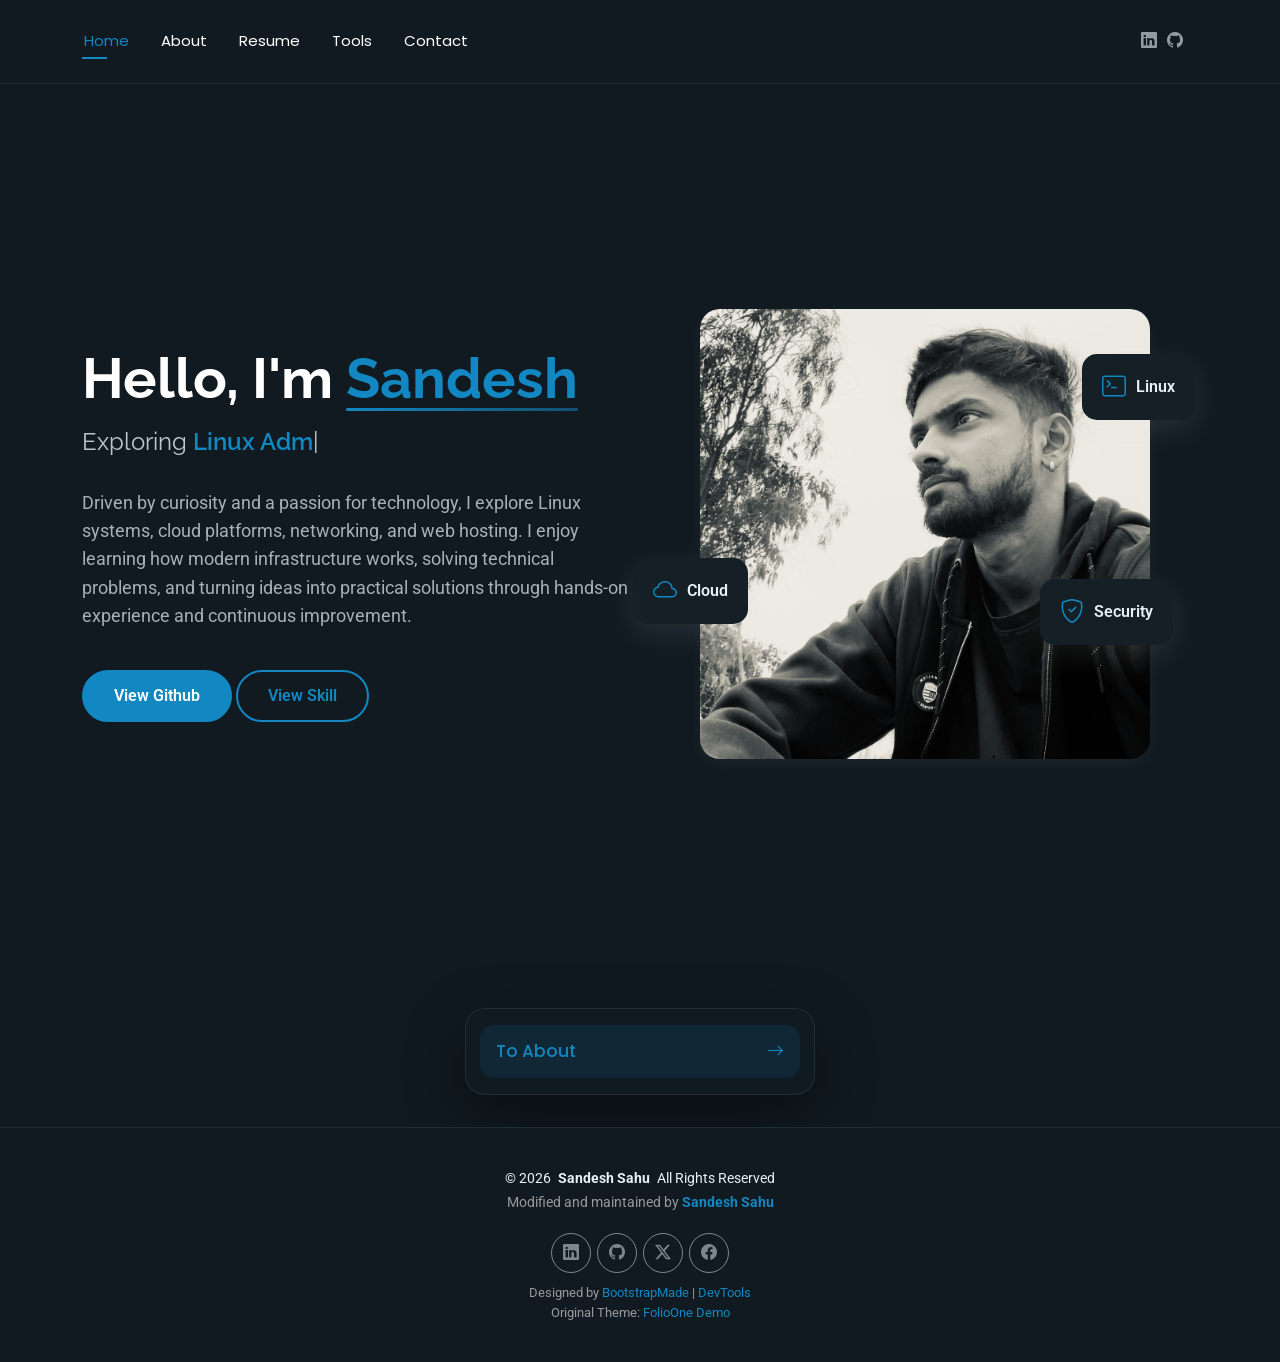
<file: index.html>
<!DOCTYPE html>
<html lang="en">

<head>
  <meta charset="utf-8">
  <meta content="width=device-width, initial-scale=1.0" name="viewport">
  <title>Sandesh Sahu</title>
  <meta name="description" content="">
  <meta name="keywords" content="">
  
<!-- Google tag (gtag.js) -->
  <script async src="https://www.googletagmanager.com/gtag/js?id=G-6FR4QZ9K58"></script>
  <script>
    window.dataLayer = window.dataLayer || [];
    function gtag(){dataLayer.push(arguments);}
    gtag('js', new Date());

    gtag('config', 'G-6FR4QZ9K58');
  </script>

  <!-- Favicons -->
  <link href="assets/img/favicon.png" rel="icon">
  <link href="assets/img/apple-touch-icon.png" rel="apple-touch-icon">

  <!-- Fonts -->
  <link href="https://fonts.googleapis.com" rel="preconnect">
  <link href="https://fonts.gstatic.com" rel="preconnect" crossorigin>
  <link href="https://fonts.googleapis.com/css2?family=Roboto:ital,wght@0,100;0,300;0,400;0,500;0,700;0,900;1,100;1,300;1,400;1,500;1,700;1,900&family=Poppins:ital,wght@0,100;0,200;0,300;0,400;0,500;0,600;0,700;0,800;0,900;1,100;1,200;1,300;1,400;1,500;1,600;1,700;1,800;1,900&family=Raleway:ital,wght@0,100;0,200;0,300;0,400;0,500;0,600;0,700;0,800;0,900;1,100;1,200;1,300;1,400;1,500;1,600;1,700;1,800;1,900&display=swap" rel="stylesheet">

  <!-- Vendor CSS Files -->
  <link href="assets/vendor/bootstrap/css/bootstrap.min.css" rel="stylesheet">
  <link href="assets/vendor/bootstrap-icons/bootstrap-icons.css" rel="stylesheet">
  <link href="assets/vendor/aos/aos.css" rel="stylesheet">
  <link href="assets/vendor/swiper/swiper-bundle.min.css" rel="stylesheet">
  <link href="assets/vendor/glightbox/css/glightbox.min.css" rel="stylesheet">

  <!-- Main CSS File -->
  <link href="assets/css/main.css" rel="stylesheet">

</head>

<body class="index-page">

<!-- contact model -->
<div class="modal fade" id="contactModal" tabindex="-1" aria-hidden="true">
  <div class="modal-dialog modal-dialog-centered">
    <div class="modal-content bg-dark text-light border-secondary">
      
      <div class="modal-header border-secondary">
        <h5 class="modal-title">Get In Touch</h5>
        <button type="button" class="btn-close btn-close-white" data-bs-dismiss="modal"></button>
      </div>
      
      <div class="modal-body">
          <p class="mb-4">
                 If you would like to discuss about job opportunities or simply connect, feel free to reach out through the contact information below
          </p>
        
        <div class="d-grid gap-2">
          
          <div class="d-flex gap-2">
            <a href="mailto:contact@sandesh-op.com" class="btn btn-primary d-flex align-items-center justify-content-center" style="width: 80%;">
                <i class="bi bi-envelope me-2"></i>Email Me
            </a>
                <button onclick="copyEmailToClipboard()" class="btn btn-outline-light d-flex align-items-center justify-content-center" id="copyEmailBtn" style="width: 20%;" aria-label="Copy Email">
                  <i class="bi bi-copy fs-5"></i>
                </button>
          </div>
            <a href="https://www.linkedin.com/in/sandesh-sahu" target="_blank" class="btn btn-outline-light">
                  <i class="bi bi-linkedin me-2"></i>LinkedIn
            </a>
            <a href="https://github.com/sandeshsahu1" target="_blank" class="btn btn-outline-light">
                  <i class="bi bi-github me-2"></i>GitHub
            </a>
        </div>
      </div>
    </div>
  </div>
</div>
<!-- contact model-->

  <header id="header" class="header d-flex align-items-center light-background sticky-top">
    <div class="container position-relative d-flex align-items-center justify-content-between">

      <!-- <a href="index.html" class="logo d-flex align-items-center me-auto me-xl-0">
      <img src="assets/img/logo.webp" alt="">
      <h1 class="sitename">FolioOne</h1> 
    </a> -->

      <nav id="navmenu" class="navmenu">
        <ul>
          <li><a href="/" class="active">Home</a></li>
          <li><a href="/about">About</a></li>
          <li><a href="/resume">Resume</a></li>
          <li><a href="/tools">Tools</a></li>
          <!-- <li><a href="services.html">Services</a></li> -->
          <!-- <li><a href="portfolio.html">Portfolio</a></li> -->
          <!-- <li class="dropdown"><a href="#"><span>Dropdown</span> <i class="bi bi-chevron-down toggle-dropdown"></i></a>
            <ul>
              <li><a href="#">Dropdown 1</a></li>
              <li class="dropdown"><a href="#"><span>Deep Dropdown</span> <i class="bi bi-chevron-down toggle-dropdown"></i></a>
                <ul>
                  <li><a href="#">Deep Dropdown 1</a></li>
                  <li><a href="#">Deep Dropdown 2</a></li>
                  <li><a href="#">Deep Dropdown 3</a></li>
                  <li><a href="#">Deep Dropdown 4</a></li>
                  <li><a href="#">Deep Dropdown 5</a></li>
                </ul>
              </li>
              <li><a href="#">Dropdown 2</a></li>
              <li><a href="#">Dropdown 3</a></li>
              <li><a href="#">Dropdown 4</a></li>
            </ul>
          </li> -->
          <li>
             <a href="#" data-bs-toggle="modal" data-bs-target="#contactModal">Contact</a>
          </li>
        </ul>
        <i class="mobile-nav-toggle d-xl-none bi bi-list"></i>
      </nav>

      <div class="header-social-links">
        <a href="https://www.linkedin.com/in/sandesh-sahu"><i class="bi bi-linkedin"></i></a>
        <a href="https://github.com/sandeshsahu1"><i class="bi bi-github"></i></a>
      </div>

    </div>
  </header>

  <main class="main">

    <!-- Hero Section -->
    <section id="hero" class="hero section">

      <div class="container" data-aos="fade-up" data-aos-delay="100">

        <div class="row gy-4 align-items-center">
          <div class="col-lg-6 order-2 order-lg-1">
            <div class="hero-content">
              <h1 data-aos="fade-up" data-aos-delay="200">Hello, I'm <span class="highlight">Sandesh</span></h1>
              <h2 data-aos="fade-up" data-aos-delay="300">Exploring <span class="typed" data-typed-items="Linux Administration, Networking and Security, Cloud Computing, Server Management, Web Hosting, CI/CD Pipelines"></span></h2>
              <p data-aos="fade-up" data-aos-delay="400">Driven by curiosity and a passion for technology, I explore Linux systems, cloud platforms, networking, and web hosting. I enjoy learning how modern infrastructure works, solving technical problems, and turning ideas into practical solutions through hands-on experience and continuous improvement.</p>
              <div class="hero-actions" data-aos="fade-up" data-aos-delay="500">
                <a href="https://github.com/sandeshsahu1" class="btn btn-primary">View Github</a>
                <a href="resume.html#skill" class="btn btn-outline">View Skill</a>
             </div>
            </div>
          </div>
          <div class="col-lg-6 order-1 order-lg-2">
            <div class="hero-image" data-aos="zoom-in" data-aos-delay="300">
              <div class="image-wrapper">
                <img src="assets/img/profile/sandesh.jpg" alt="Sandesh Sahu" class="img-fluid">
                <div class="floating-elements">
                  <div class="floating-card linux" data-aos="fade-left" data-aos-delay="700">
                    <i class="bi bi-terminal"></i>
                    <span>Linux</span>
                  </div>
                  <div class="floating-card cloud" data-aos="fade-right" data-aos-delay="800">
                    <i class="bi bi-cloud"></i>
                    <span>Cloud</span>
                  </div>
                  <div class="floating-card security" data-aos="fade-up" data-aos-delay="900">
                    <i class="bi bi-shield-check"></i>
                    <span>Security</span>
                  </div>
                </div>
              </div>
            </div>
          </div>
        </div>

      </div>

    </section><!-- /Hero Section -->
    
    <div class="container" data-aos="fade-up" data-aos-delay="200">
      <div class="bottom-menu-box">
        
        <a href="/about" class="bottom-menu-item active">
          <span>To About</span>
          <i class="bi bi-arrow-right"></i>
        </a>

      </div>
    </div>

  </main>

  <footer id="footer" class="footer">

    <div class="container">
      <div class="copyright text-center ">
        <p>© <span>2026</span> <strong class="px-1">Sandesh Sahu</strong> <span>All Rights Reserved<br></span></p>
        <p class="mb-0 custom-credit">
            Modified and maintained by
            <a href="https://github.com/sandeshsahu1" target="_blank" rel="noopener noreferrer">
            <strong>Sandesh Sahu</strong>
            </a>
        </p>
      </div>
      <div class="social-links d-flex justify-content-center">
        <a href="https://www.linkedin.com/in/sandesh-sahu"><i class="bi bi-linkedin"></i></a>
        <a href="https://github.com/sandeshsahu1"><i class="bi bi-github"></i></a>
        <a href="https://x.com/sandeshsahuu"><i class="bi bi-twitter-x"></i></a>
        <a href="https://www.facebook.com/sandeshsahuu"><i class="bi bi-facebook"></i></a>
      </div>
      <div class="credits">
        <!-- All the links in the footer should remain intact. -->
        <!-- You can delete the links only if you've purchased the pro version. -->
        <!-- Licensing information: https://bootstrapmade.com/license/ -->
        <!-- Purchase the pro version with working PHP/AJAX contact form: [buy-url] -->
        Designed by <a href="https://bootstrapmade.com/">BootstrapMade</a> | <a href="https://bootstrapmade.com/tools/">DevTools</a><br>
        Original Theme: <a href="https://bootstrapmade.com/demo/FolioOne/" target="_blank" rel="noopener noreferrer">FolioOne Demo</a>
      </div>
    </div>

  </footer>

  <!-- Scroll Top -->
  <a href="#" id="scroll-top" class="scroll-top d-flex align-items-center justify-content-center"><i class="bi bi-arrow-up-short"></i></a>

  <!-- Preloader -->
  <div id="preloader"></div>

  <!-- Vendor JS Files -->
  <script src="assets/vendor/bootstrap/js/bootstrap.bundle.min.js"></script>
  <!-- <script src="assets/vendor/php-email-form/validate.js"></script> -->
  <script src="assets/vendor/aos/aos.js"></script>
  <script src="assets/vendor/typed.js/typed.umd.js"></script>
  <script src="assets/vendor/waypoints/noframework.waypoints.js"></script>
  <script src="assets/vendor/purecounter/purecounter_vanilla.js"></script>
  <script src="assets/vendor/swiper/swiper-bundle.min.js"></script>
  <script src="assets/vendor/imagesloaded/imagesloaded.pkgd.min.js"></script>
  <script src="assets/vendor/isotope-layout/isotope.pkgd.min.js"></script>
  <script src="assets/vendor/glightbox/js/glightbox.min.js"></script>

  <!-- Main JS File -->
  <script src="assets/js/main.js"></script>

</body>

</html>
</file>
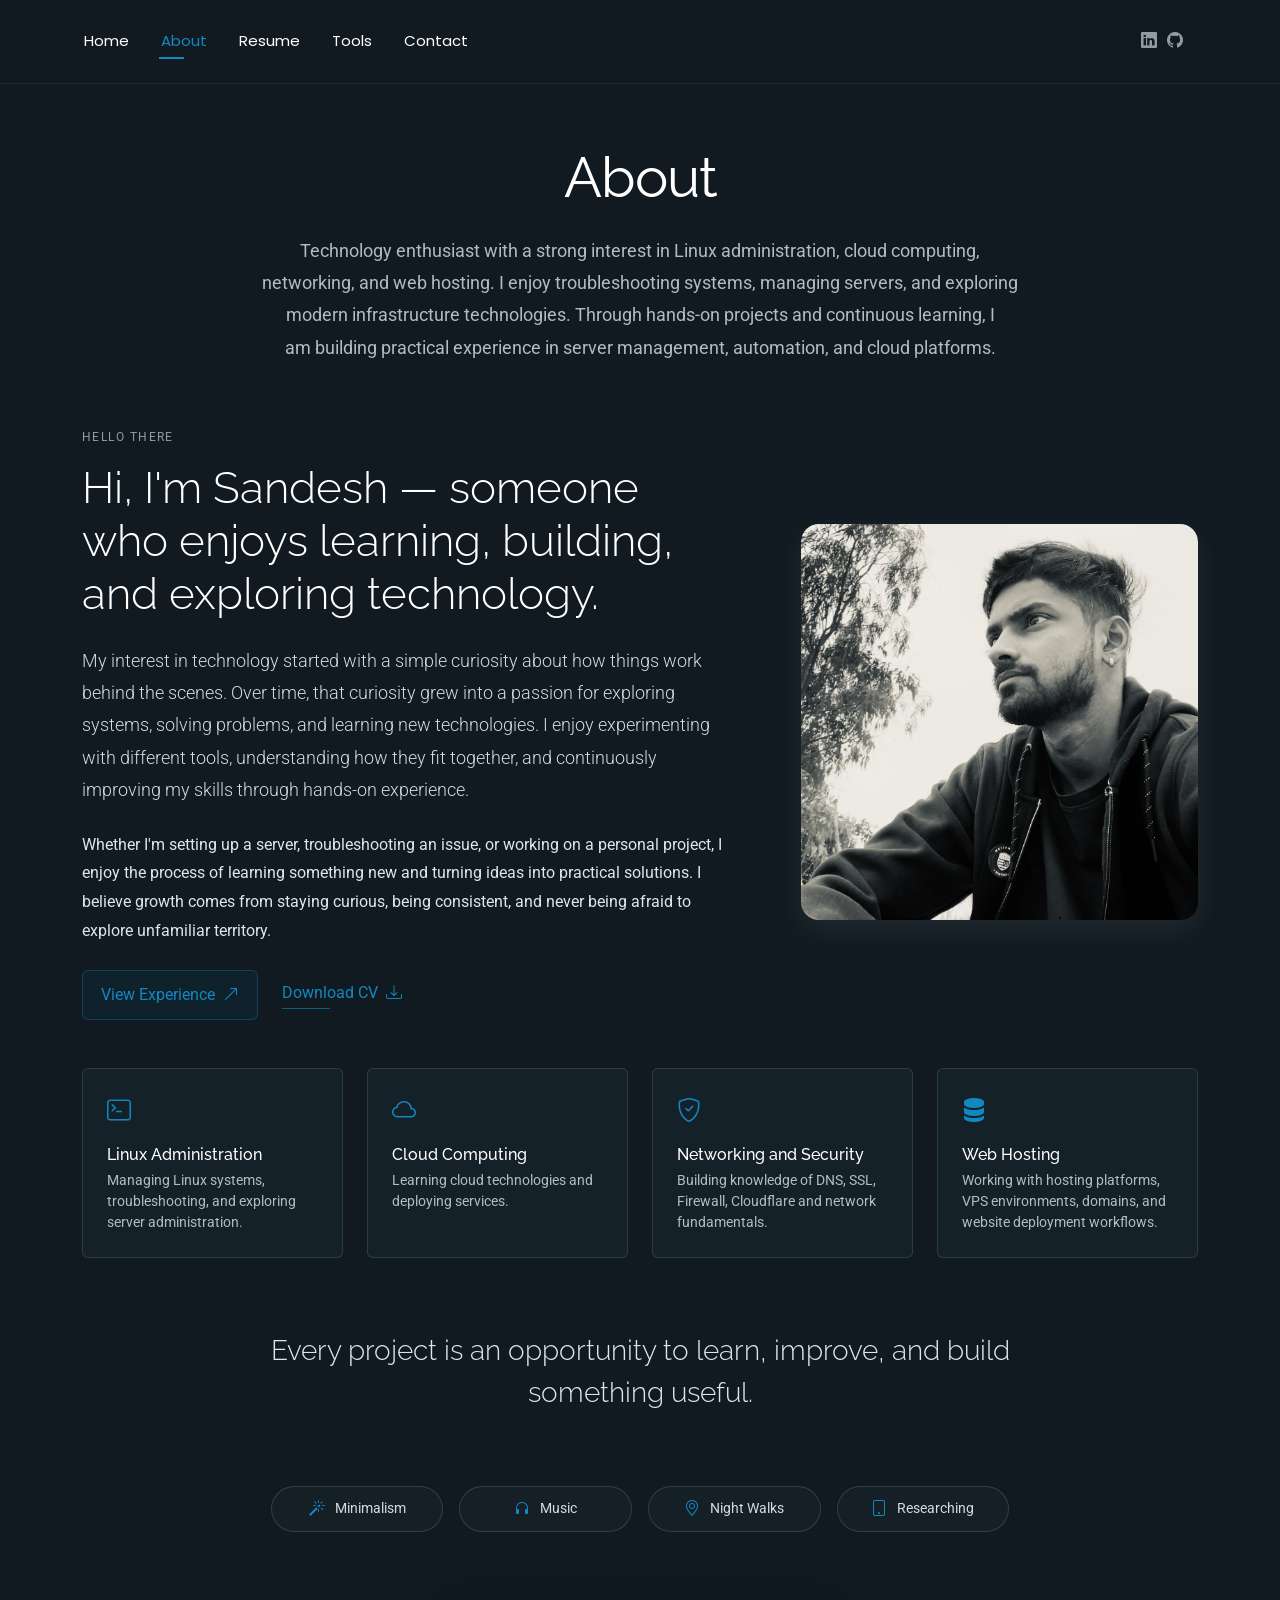
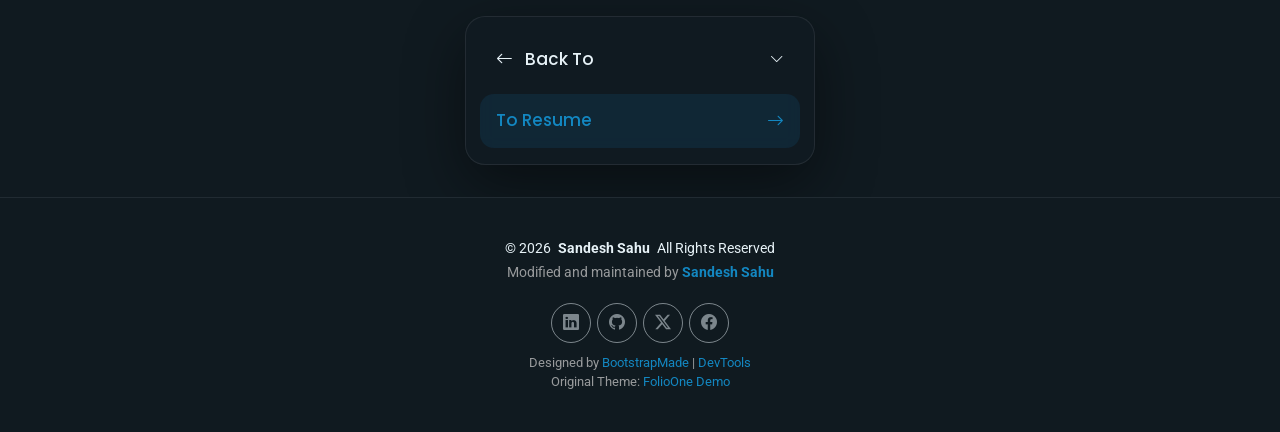
<file: about.html>
<!DOCTYPE html>
<html lang="en">

<head>
  <meta charset="utf-8">
  <meta content="width=device-width, initial-scale=1.0" name="viewport">
  <title>About - Sandesh</title>
  <meta name="description" content="">
  <meta name="keywords" content="">
  
  <script async src="https://www.googletagmanager.com/gtag/js?id=G-6FR4QZ9K58"></script>
  <script>
    window.dataLayer = window.dataLayer || [];
    function gtag(){dataLayer.push(arguments);}
    gtag('js', new Date());

    gtag('config', 'G-6FR4QZ9K58');
  </script>

  <link href="assets/img/favicon.png" rel="icon">
  <link href="assets/img/apple-touch-icon.png" rel="apple-touch-icon">

  <link href="https://fonts.googleapis.com" rel="preconnect">
  <link href="https://fonts.gstatic.com" rel="preconnect" crossorigin>
  <link href="https://fonts.googleapis.com/css2?family=Roboto:ital,wght@0,100;0,300;0,400;0,500;0,700;0,900;1,100;1,300;1,400;1,500;1,700;1,900&family=Poppins:ital,wght@0,100;0,200;0,300;0,400;0,500;0,600;0,700;0,800;0,900;1,100;1,200;1,300;1,400;1,500;1,600;1,700;1,800;1,900&family=Raleway:ital,wght@0,100;0,200;0,300;0,400;0,500;0,600;0,700;0,800;0,900;1,100;1,200;1,300;1,400;1,500;1,600;1,700;1,800;1,900&display=swap" rel="stylesheet">

  <link href="assets/vendor/bootstrap/css/bootstrap.min.css" rel="stylesheet">
  <link href="assets/vendor/bootstrap-icons/bootstrap-icons.css" rel="stylesheet">
  <link href="assets/vendor/aos/aos.css" rel="stylesheet">
  <link href="assets/vendor/swiper/swiper-bundle.min.css" rel="stylesheet">
  <link href="assets/vendor/glightbox/css/glightbox.min.css" rel="stylesheet">

  <link href="assets/css/main.css" rel="stylesheet">
</head>

<body class="about-page">

<!-- contact model -->
<div class="modal fade" id="contactModal" tabindex="-1" aria-hidden="true">
  <div class="modal-dialog modal-dialog-centered">
    <div class="modal-content bg-dark text-light border-secondary">
      
      <div class="modal-header border-secondary">
        <h5 class="modal-title">Get In Touch</h5>
        <button type="button" class="btn-close btn-close-white" data-bs-dismiss="modal"></button>
      </div>
      
      <div class="modal-body">
          <p class="mb-4">
                 If you would like to discuss about job opportunities or simply connect, feel free to reach out through the contact information below
          </p>
        
        <div class="d-grid gap-2">
          
          <div class="d-flex gap-2">
            <a href="mailto:contact@sandesh-op.com" class="btn btn-primary d-flex align-items-center justify-content-center" style="width: 80%;">
                <i class="bi bi-envelope me-2"></i>Email Me
            </a>
                <button onclick="copyEmailToClipboard()" class="btn btn-outline-light d-flex align-items-center justify-content-center" id="copyEmailBtn" style="width: 20%;" aria-label="Copy Email">
                  <i class="bi bi-copy fs-5"></i>
                </button>
          </div>
            <a href="https://www.linkedin.com/in/sandesh-sahu" target="_blank" class="btn btn-outline-light">
                  <i class="bi bi-linkedin me-2"></i>LinkedIn
            </a>
            <a href="https://github.com/sandeshsahu1" target="_blank" class="btn btn-outline-light">
                  <i class="bi bi-github me-2"></i>GitHub
            </a>
        </div>
      </div>
    </div>
  </div>
</div>
<!-- contact model-->

  <header id="header" class="header d-flex align-items-center light-background sticky-top">
    <div class="container position-relative d-flex align-items-center justify-content-between">
      <nav id="navmenu" class="navmenu">
        <ul>
          <li><a href="/">Home</a></li>
          <li><a href="/about" class="active">About</a></li>
          <li><a href="/resume">Resume</a></li>
          <li><a href="/tools">Tools</a></li>
          <li>
             <a href="#" data-bs-toggle="modal" data-bs-target="#contactModal"> Contact</a>
          </li>
        </ul>
        <i class="mobile-nav-toggle d-xl-none bi bi-list"></i>
      </nav>

      <div class="header-social-links">
        <a href="https://www.linkedin.com/in/sandesh-sahu"><i class="bi bi-linkedin"></i></a>
        <a href="https://github.com/sandeshsahu1"><i class="bi bi-github"></i></a>
      </div>
    </div>
  </header>

  <main class="main">

    <section id="about" class="about section">
      <div class="container section-title" data-aos="fade-up">
        <h2>About</h2>
        <p>Technology enthusiast with a strong interest in Linux administration, cloud computing, networking, and web hosting. I enjoy troubleshooting systems, managing servers, and exploring modern infrastructure technologies. Through hands-on projects and continuous learning, I am building practical experience in server management, automation, and cloud platforms.</p>
      </div>

      <div class="container" data-aos="fade-up" data-aos-delay="100">
        <div class="row align-items-center justify-content-between gy-5 mb-5">
          <div class="col-lg-7" data-aos="fade-right" data-aos-delay="150">
            <div class="intro-content">
              <span class="eyebrow">Hello there</span>
              <h2 class="headline">Hi, I'm Sandesh — someone who enjoys learning, building, and exploring technology.</h2>
              <p class="lead">
                My interest in technology started with a simple curiosity about how things work behind the scenes. Over time, that curiosity grew into a passion for exploring systems, solving problems, and learning new technologies. I enjoy experimenting with different tools, understanding how they fit together, and continuously improving my skills through hands-on experience.
              </p>
              <p>
                Whether I'm setting up a server, troubleshooting an issue, or working on a personal project, I enjoy the process of learning something new and turning ideas into practical solutions. I believe growth comes from staying curious, being consistent, and never being afraid to explore unfamiliar territory.
              </p>

              <div class="cta-group">
                <a href="resume.html#experience" class="btn-ghost">
                  View Experience <i class="bi bi-arrow-up-right"></i>
                </a>
                <a href="assets/files/sandeshsahu.pdf" class="link-underline">
                  Download CV <i class="bi bi-download"></i>
                </a>
              </div>
            </div>
          </div>

          <div class="col-lg-5" data-aos="zoom-in" data-aos-delay="250">
            <figure class="profile-figure text-center text-lg-end">
              <img src="assets/img/profile/sandesh.jpg" alt="Portrait of Sandesh" class="img-fluid profile-photo">
            </figure>
          </div>
        </div>

        <div class="mb-5">
          <div class="row g-4">
            <div class="col-6 col-md-4 col-lg-3" data-aos="fade-up" data-aos-delay="120">
              <div class="skill-item">
                <i class="bi bi-terminal"></i>
                <h3>Linux Administration</h3>
                <p>Managing Linux systems, troubleshooting, and exploring server administration.</p>
              </div>
            </div>
            <div class="col-6 col-md-4 col-lg-3" data-aos="fade-up" data-aos-delay="180">
              <div class="skill-item">
                <i class="bi bi-cloud"></i>
                <h3>Cloud Computing</h3>
                <p>Learning cloud technologies and deploying services.</p>
              </div>
            </div>
            <div class="col-6 col-md-4 col-lg-3" data-aos="fade-up" data-aos-delay="240">
              <div class="skill-item">
                <i class="bi bi-shield-check"></i>
                <h3>Networking and Security</h3>
                <p>Building knowledge of DNS, SSL, Firewall, Cloudflare and network fundamentals.</p>
              </div>
            </div>
            <div class="col-6 col-md-4 col-lg-3" data-aos="fade-up" data-aos-delay="300">
              <div class="skill-item">
                <i class="bi bi-server"></i>
                <h3>Web Hosting</h3>
                <p>Working with hosting platforms, VPS environments, domains, and website deployment workflows.</p>
              </div>
            </div>
          </div>
        </div>

        <blockquote class="personal-quote text-center mb-5" data-aos="fade-down" data-aos-delay="200">
          <p>Every project is an opportunity to learn, improve, and build something useful.</p>
        </blockquote>

        <div class="row g-3 justify-content-center">
          <div class="col-6 col-md-3 col-lg-2" data-aos="zoom-in" data-aos-delay="120">
            <div class="fact-pill">
              <i class="bi bi-magic"></i>
              <span>Minimalism</span>
            </div>
          </div>
          <div class="col-6 col-md-3 col-lg-2" data-aos="zoom-in" data-aos-delay="160">
            <div class="fact-pill">
              <i class="bi bi-headphones"></i>
              <span>Music</span>
            </div>
          </div>
          <div class="col-6 col-md-3 col-lg-2" data-aos="zoom-in" data-aos-delay="200">
            <div class="fact-pill">
              <i class="bi bi-geo-alt"></i>
              <span>Night Walks</span>
            </div>
          </div>
          <div class="col-6 col-md-3 col-lg-2" data-aos="zoom-in" data-aos-delay="240">
            <div class="fact-pill">
              <i class="bi bi-tablet"></i>
              <span>Researching</span>
            </div>
          </div>
        </div>
      </div>
    </section>

    <div class="container" data-aos="fade-up" data-aos-delay="200">
      <div class="bottom-menu-box">
        
        <a class="bottom-menu-item" data-bs-toggle="collapse" href="#backMenu" role="button" aria-expanded="false">
          <span><i class="bi bi-arrow-left me-2"></i> Back To</span>
          <i class="bi bi-chevron-down" style="font-size: 14px;"></i>
        </a>

        <div class="collapse" id="backMenu">
          <a href="/" class="bottom-menu-item">
            <span><i class="bi bi-house me-2"></i> Home Page</span>
          </a>
        </div>
        
        <a href="/resume" class="bottom-menu-item active">
          <span>To Resume</span>
          <i class="bi bi-arrow-right"></i>
        </a>

      </div>
    </div>

  </main>

  <footer id="footer" class="footer">
    <div class="container">
      <div class="copyright text-center ">
        <p>© <span>2026</span> <strong class="px-1">Sandesh Sahu</strong> <span>All Rights Reserved<br></span></p>
        <p class="mb-0 custom-credit">
            Modified and maintained by
            <a href="https://github.com/sandeshsahu1" target="_blank" rel="noopener noreferrer">
            <strong>Sandesh Sahu</strong>
            </a>
        </p>
      </div>
      <div class="social-links d-flex justify-content-center">
        <a href="https://www.linkedin.com/in/sandesh-sahu"><i class="bi bi-linkedin"></i></a>
        <a href="https://github.com/sandeshsahu1"><i class="bi bi-github"></i></a>
        <a href="https://x.com/sandeshsahuu"><i class="bi bi-twitter-x"></i></a>
        <a href="https://www.facebook.com/sandeshsahuu"><i class="bi bi-facebook"></i></a>
      </div>
      <div class="credits">
        Designed by <a href="https://bootstrapmade.com/">BootstrapMade</a> | <a href="https://bootstrapmade.com/tools/">DevTools</a><br>
        Original Theme: <a href="https://bootstrapmade.com/demo/FolioOne/" target="_blank" rel="noopener noreferrer">FolioOne Demo</a>
      </div>
    </div>
  </footer>

  <a href="#" id="scroll-top" class="scroll-top d-flex align-items-center justify-content-center"><i class="bi bi-arrow-up-short"></i></a>

  <div id="preloader"></div>

  <script src="assets/vendor/bootstrap/js/bootstrap.bundle.min.js"></script>
  <script src="assets/vendor/aos/aos.js"></script>
  <script src="assets/vendor/typed.js/typed.umd.js"></script>
  <script src="assets/vendor/waypoints/noframework.waypoints.js"></script>
  <script src="assets/vendor/purecounter/purecounter_vanilla.js"></script>
  <script src="assets/vendor/swiper/swiper-bundle.min.js"></script>
  <script src="assets/vendor/imagesloaded/imagesloaded.pkgd.min.js"></script>
  <script src="assets/vendor/isotope-layout/isotope.pkgd.min.js"></script>
  <script src="assets/vendor/glightbox/js/glightbox.min.js"></script>

  <script src="assets/js/main.js"></script>

</body>
</html>
</file>
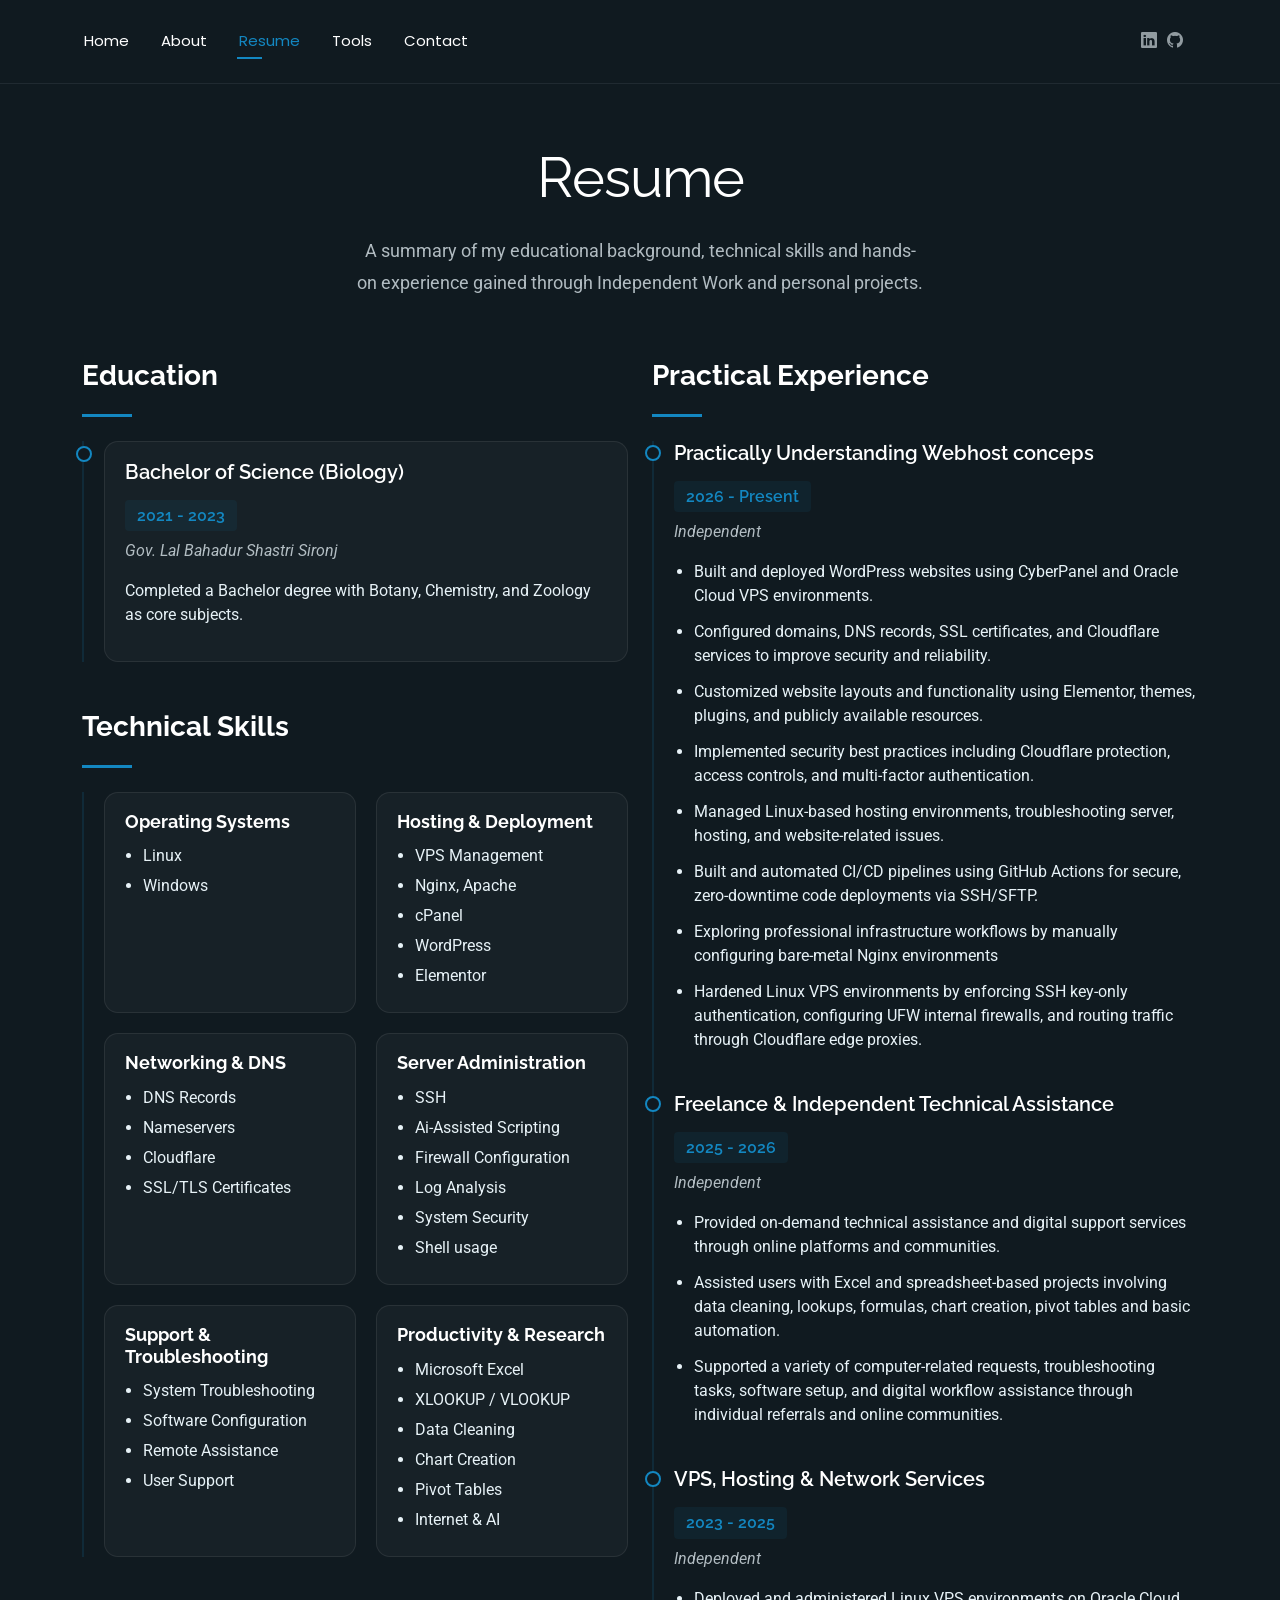
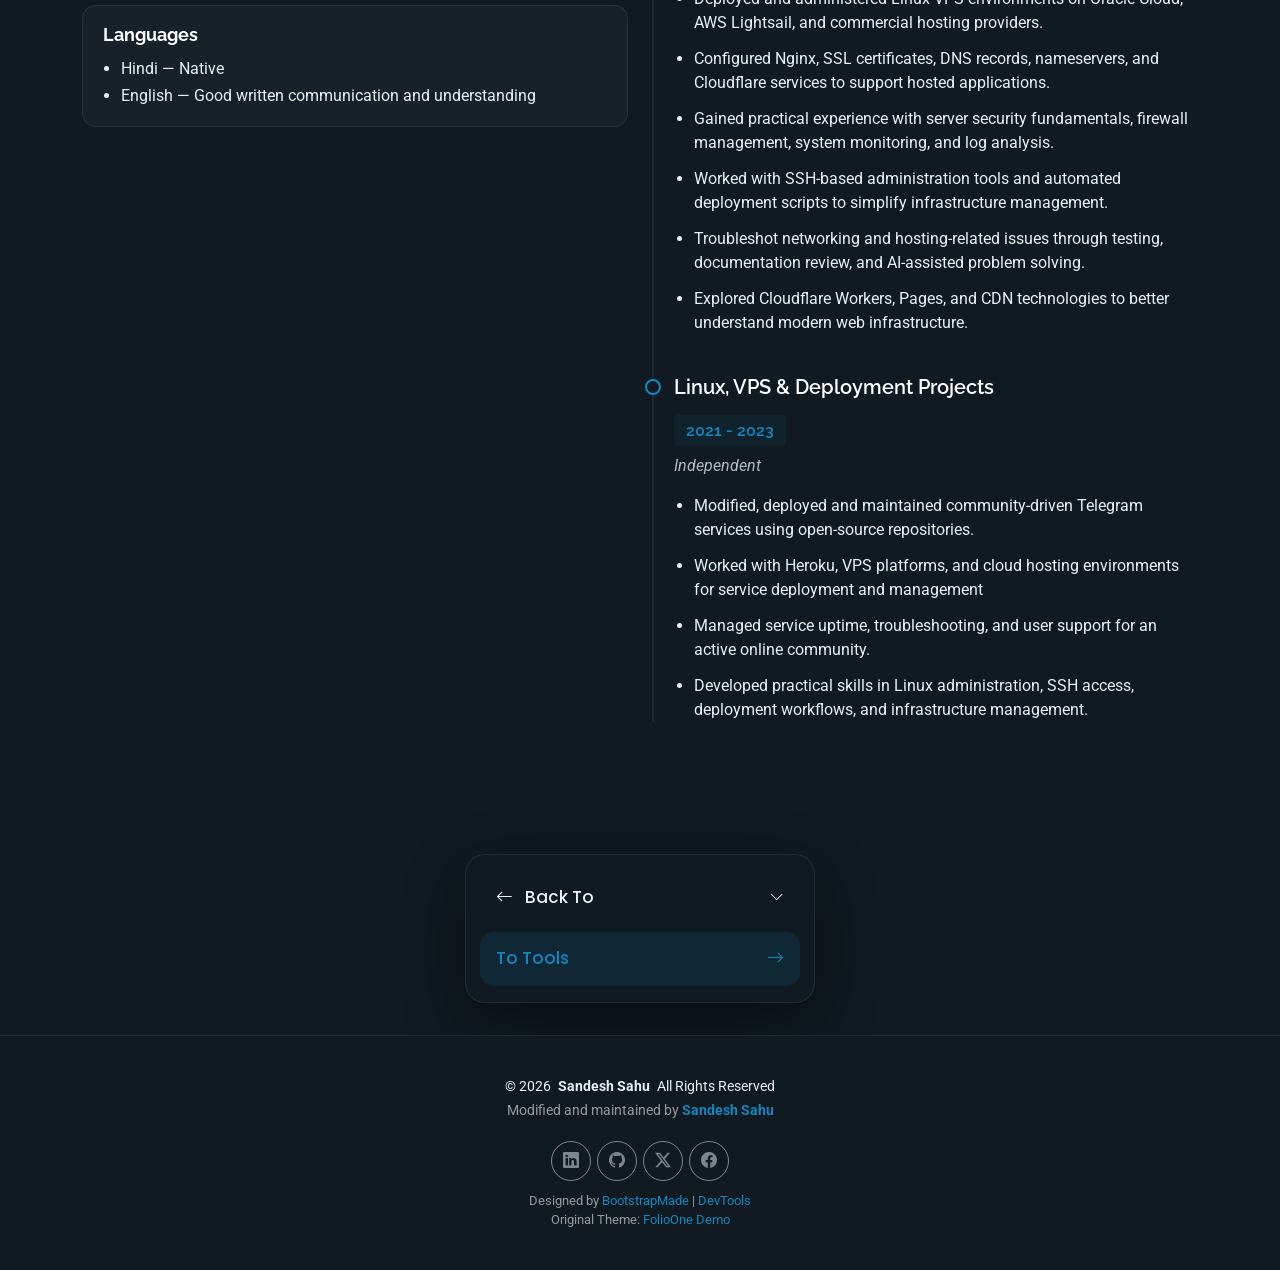
<file: resume.html>
<!DOCTYPE html>
<html lang="en">

<head>
  <meta charset="utf-8">
  <meta content="width=device-width, initial-scale=1.0" name="viewport">
  <title>Resume - Sandesh</title>
  <meta name="description" content="">
  <meta name="keywords" content="">
  
<!-- Google tag (gtag.js) -->
  <script async src="https://www.googletagmanager.com/gtag/js?id=G-6FR4QZ9K58"></script>
  <script>
    window.dataLayer = window.dataLayer || [];
    function gtag(){dataLayer.push(arguments);}
    gtag('js', new Date());

    gtag('config', 'G-6FR4QZ9K58');
  </script>

    <!-- Favicons -->
  <link href="assets/img/favicon.png" rel="icon">
  <link href="assets/img/apple-touch-icon.png" rel="apple-touch-icon">

  <!-- Fonts -->
  <link href="https://fonts.googleapis.com" rel="preconnect">
  <link href="https://fonts.gstatic.com" rel="preconnect" crossorigin>
  <link href="https://fonts.googleapis.com/css2?family=Roboto:ital,wght@0,100;0,300;0,400;0,500;0,700;0,900;1,100;1,300;1,400;1,500;1,700;1,900&family=Poppins:ital,wght@0,100;0,200;0,300;0,400;0,500;0,600;0,700;0,800;0,900;1,100;1,200;1,300;1,400;1,500;1,600;1,700;1,800;1,900&family=Raleway:ital,wght@0,100;0,200;0,300;0,400;0,500;0,600;0,700;0,800;0,900;1,100;1,200;1,300;1,400;1,500;1,600;1,700;1,800;1,900&display=swap" rel="stylesheet">

  <!-- Vendor CSS Files -->
  <link href="assets/vendor/bootstrap/css/bootstrap.min.css" rel="stylesheet">
  <link href="assets/vendor/bootstrap-icons/bootstrap-icons.css" rel="stylesheet">
  <link href="assets/vendor/aos/aos.css" rel="stylesheet">
  <link href="assets/vendor/swiper/swiper-bundle.min.css" rel="stylesheet">
  <link href="assets/vendor/glightbox/css/glightbox.min.css" rel="stylesheet">

  <!-- Main CSS File -->
  <link href="assets/css/main.css" rel="stylesheet">

  <!-- =======================================================
  * Template Name: FolioOne
  * Template URL: https://bootstrapmade.com/folioone-bootstrap-portfolio-website-template/
  * Updated: Aug 23 2025 with Bootstrap v5.3.7
  * Author: BootstrapMade.com
  * License: https://bootstrapmade.com/license/
  ======================================================== -->
</head>

<body class="resume-page">
<!-- contact model -->
<div class="modal fade" id="contactModal" tabindex="-1" aria-hidden="true">
  <div class="modal-dialog modal-dialog-centered">
    <div class="modal-content bg-dark text-light border-secondary">
      
      <div class="modal-header border-secondary">
        <h5 class="modal-title">Get In Touch</h5>
        <button type="button" class="btn-close btn-close-white" data-bs-dismiss="modal"></button>
      </div>
      
      <div class="modal-body">
          <p class="mb-4">
                 If you would like to discuss about job opportunities or simply connect, feel free to reach out through the contact information below
          </p>
        
        <div class="d-grid gap-2">
          
          <div class="d-flex gap-2">
            <a href="mailto:contact@sandesh-op.com" class="btn btn-primary d-flex align-items-center justify-content-center" style="width: 80%;">
                <i class="bi bi-envelope me-2"></i>Email Me
            </a>
                <button onclick="copyEmailToClipboard()" class="btn btn-outline-light d-flex align-items-center justify-content-center" id="copyEmailBtn" style="width: 20%;" aria-label="Copy Email">
                  <i class="bi bi-copy fs-5"></i>
                </button>
          </div>
            <a href="https://www.linkedin.com/in/sandesh-sahu" target="_blank" class="btn btn-outline-light">
                  <i class="bi bi-linkedin me-2"></i>LinkedIn
            </a>
            <a href="https://github.com/sandeshsahu1" target="_blank" class="btn btn-outline-light">
                  <i class="bi bi-github me-2"></i>GitHub
            </a>
        </div>
      </div>
    </div>
  </div>
</div>
<!-- contact model-->

  <header id="header" class="header d-flex align-items-center light-background sticky-top">
    <div class="container position-relative d-flex align-items-center justify-content-between">

      <!-- <a href="index.html" class="logo d-flex align-items-center me-auto me-xl-0">
      <img src="assets/img/logo.webp" alt="">
      <h1 class="sitename">FolioOne</h1> 
    </a> -->

      <nav id="navmenu" class="navmenu">
        <ul>
          <li><a href="/">Home</a></li>
          <li><a href="/about">About</a></li>
          <li><a href="/resume" class="active">Resume</a></li>
          <li><a href="/tools">Tools</a></li>
          <!-- <li><a href="services.html">Services</a></li> -->
          <!-- <li><a href="portfolio.html">Portfolio</a></li> -->
          <!-- <li class="dropdown"><a href="#"><span>Dropdown</span> <i class="bi bi-chevron-down toggle-dropdown"></i></a>
            <ul>
              <li><a href="#">Dropdown 1</a></li>
              <li class="dropdown"><a href="#"><span>Deep Dropdown</span> <i class="bi bi-chevron-down toggle-dropdown"></i></a>
                <ul>
                  <li><a href="#">Deep Dropdown 1</a></li>
                  <li><a href="#">Deep Dropdown 2</a></li>
                  <li><a href="#">Deep Dropdown 3</a></li>
                  <li><a href="#">Deep Dropdown 4</a></li>
                  <li><a href="#">Deep Dropdown 5</a></li>
                </ul>
              </li>
              <li><a href="#">Dropdown 2</a></li>
              <li><a href="#">Dropdown 3</a></li>
              <li><a href="#">Dropdown 4</a></li>
            </ul>
          </li> -->
          <li>
             <a href="#" data-bs-toggle="modal" data-bs-target="#contactModal"> Contact</a>
        </li>
        </ul>
        <i class="mobile-nav-toggle d-xl-none bi bi-list"></i>
      </nav>

      <div class="header-social-links">
        <a href="https://www.linkedin.com/in/sandesh-sahu"><i class="bi bi-linkedin"></i></a>
        <a href="https://github.com/sandeshsahu1"><i class="bi bi-github"></i></a>
      </div>

    </div>
  </header>

  <main class="main">

    <!-- Resume Section -->
    <section id="resume" class="resume section">

      <!-- Section Title -->
      <div class="container section-title" data-aos="fade-up">
        <h2>Resume</h2>
        <p>A summary of my educational background, technical skills and hands-on experience gained through Independent Work and personal projects.</p>
      </div><!-- End Section Title -->

      <div class="container" data-aos="fade-up" data-aos-delay="100">

        <div class="row">
          <div class="col-lg-6">

            <!-- Education Section -->
<!-- Education Section -->
<div class="resume-item" data-aos="fade-up">
  <h3 class="resume-title">Education</h3>

  <div class="resume-content">
    <article class="resume-card education-item">
      <h4>Bachelor of Science (Biology)</h4>
      <h5>2021 - 2023</h5>
      <p class="institution"><em>Gov. Lal Bahadur Shastri Sironj</em></p>
      <p>Completed a Bachelor degree with Botany, Chemistry, and Zoology as core subjects.</p>
    </article>
  </div>
</div>
<!-- End Education Section --> 
            
        <!-- Skill Section -->
        <div id="skill" class="anchor-target"></div>
        <div class="resume-item" data-aos="fade-up">
          <h3 class="resume-title">Technical Skills</h3>
        
          <div class="resume-content">
            <div class="skills-grid">
              <div class="skill-card">
                <h4>Operating Systems</h4>
                <ul>
                  <li>Linux</li>
                  <li>Windows</li>
                </ul>
              </div>
            
              <div class="skill-card">
                <h4>Hosting & Deployment</h4>
                <ul>
                  <li>VPS Management</li>
                  <li>Nginx, Apache</li>
                  <li>cPanel</li>
                  <li>WordPress</li>
                  <li>Elementor</li>
                </ul>
              </div>
            
              <div class="skill-card">
                <h4>Networking & DNS</h4>
                <ul>
                  <li>DNS Records</li>
                  <li>Nameservers</li>
                  <li>Cloudflare</li>
                  <li>SSL/TLS Certificates</li>
                </ul>
              </div>
            
              <div class="skill-card">
                <h4>Server Administration</h4>
                <ul>
                  <li>SSH</li>
                  <li>Ai-Assisted Scripting</li>
                  <li>Firewall Configuration</li>
                  <li>Log Analysis</li>
                  <li>System Security</li>
                  <li>Shell usage</li>
                </ul>
              </div>
            
              <div class="skill-card">
                <h4>Support & Troubleshooting</h4>
                <ul>
                  <li>System Troubleshooting</li>
                  <li>Software Configuration</li>
                  <li>Remote Assistance</li>
                  <li>User Support</li>
                </ul>
              </div>
            
              <div class="skill-card">
                <h4>Productivity & Research</h4>
                <ul>
                  <li>Microsoft Excel</li>
                  <li>XLOOKUP / VLOOKUP</li>
                  <li>Data Cleaning</li>
                  <li>Chart Creation</li>
                  <li>Pivot Tables</li>
                  <li>Internet & AI</li>
                </ul>
              </div>
            </div>
          </div>
        </div> <!-- End Skill Section -->

        <!-- Language Section -->
<div class="language-card">
  <h4>Languages</h4>
  <ul>
    <li>Hindi — Native</li>
    <li>English — Good written communication and understanding</li>
  </ul>
</div>
        <!-- End Language Section -->

        </div>
          <div class="col-lg-6">
            <!-- Experience Section -->
            <div id="experience" class="anchor-target"></div>
            <div class="resume-item" data-aos="fade-up" data-aos-delay="100">
              <h3 class="resume-title">Practical Experience</h3>

              <div class="resume-content">
                
                <article class="experience-item">
                  <h4>Practically Understanding Webhost conceps</h4>
                  <h5>2026 - Present</h5>
                  <p class="company"><em>Independent</em></p>
                  <ul>
                    <li>Built and deployed WordPress websites using CyberPanel and Oracle Cloud VPS environments.</li>
                    <li>Configured domains, DNS records, SSL certificates, and Cloudflare services to improve security and reliability.</li>
                    <li>Customized website layouts and functionality using Elementor, themes, plugins, and publicly available resources.</li>
                    <li>Implemented security best practices including Cloudflare protection, access controls, and multi-factor authentication.</li>
                    <li>Managed Linux-based hosting environments, troubleshooting server, hosting, and website-related issues.</li>
                    <li>Built and automated CI/CD pipelines using GitHub Actions for secure, zero-downtime code deployments via SSH/SFTP.</li>
                    <li>Exploring professional infrastructure workflows by manually configuring bare-metal Nginx environments
                    <li>Hardened Linux VPS environments by enforcing SSH key-only authentication, configuring UFW internal firewalls, and routing traffic through Cloudflare edge proxies.</li>
                  </ul>
                </article>

                <article class="experience-item">
                  <h4>Freelance & Independent Technical Assistance</h4>
                  <h5>2025 - 2026</h5>
                  <p class="company"><em>Independent</em></p>
                  <ul>
                    <li>Provided on-demand technical assistance and digital support services through online platforms and communities.</li>
                    <li>Assisted users with Excel and spreadsheet-based projects involving data cleaning, lookups, formulas, chart creation, pivot tables and basic automation.</li>
                    <li>Supported a variety of computer-related requests, troubleshooting tasks, software setup, and digital workflow assistance through individual referrals and online communities.</li>
                  </ul>
                </article>

                <article class="experience-item">
                  <h4>VPS, Hosting & Network Services</h4>
                  <h5>2023 - 2025</h5>
                  <p class="company"><em>Independent</em></p>
                  <ul>
                    <li>Deployed and administered Linux VPS environments on Oracle Cloud, AWS Lightsail, and commercial hosting providers.</li>
                    <li>Configured Nginx, SSL certificates, DNS records, nameservers, and Cloudflare services to support hosted applications.</li>
                    <li>Gained practical experience with server security fundamentals, firewall management, system monitoring, and log analysis.</li>
                    <li>Worked with SSH-based administration tools and automated deployment scripts to simplify infrastructure management.</li>
                    <li>Troubleshot networking and hosting-related issues through testing, documentation review, and AI-assisted problem solving.</li>
                    <li>Explored Cloudflare Workers, Pages, and CDN technologies to better understand modern web infrastructure.</li>
                  </ul>
                </article>

                <article class="experience-item">
                  <h4>Linux, VPS & Deployment Projects</h4>
                  <h5>2021 - 2023</h5>
                  <p class="company"><em>Independent</em></p>
                  <ul>
                    <li>Modified, deployed and maintained community-driven Telegram services using open-source repositories.</li>
                    <li>Worked with Heroku, VPS platforms, and cloud hosting environments for service deployment and management</li>
                    <li>Managed service uptime, troubleshooting, and user support for an active online community.</li>
                    <li>Developed practical skills in Linux administration, SSH access, deployment workflows, and infrastructure management.</li>
                  </ul>
                </article>
              </div>
            </div><!-- End Experience Section -->
          </div>
        </div>

      </div>

    </section><!-- /Resume Section -->

  <div class="container" data-aos="fade-up" data-aos-delay="200">
      <div class="bottom-menu-box">
        
        <a class="bottom-menu-item" data-bs-toggle="collapse" href="#backMenu" role="button" aria-expanded="false">
          <span><i class="bi bi-arrow-left me-2"></i> Back To</span>
          <i class="bi bi-chevron-down" style="font-size: 14px;"></i>
        </a>

        <div class="collapse" id="backMenu">
          <a href="/about" class="bottom-menu-item">
            <span><i class="bi bi-person me-2"></i> About Page</span>
          </a>
          <a href="/" class="bottom-menu-item">
            <span><i class="bi bi-house me-2"></i> Home Page</span>
          </a>
        </div>
        
        <a href="/tools" class="bottom-menu-item active">
          <span>To Tools</span>
          <i class="bi bi-arrow-right"></i>
        </a>

      </div>
    </div>
  </main>

  <footer id="footer" class="footer">

    <div class="container">
      <div class="copyright text-center ">
        <p>© <span>2026</span> <strong class="px-1">Sandesh Sahu</strong> <span>All Rights Reserved<br></span></p>
        <p class="mb-0 custom-credit">
            Modified and maintained by
            <a href="https://github.com/sandeshsahu1" target="_blank" rel="noopener noreferrer">
            <strong>Sandesh Sahu</strong>
            </a>
        </p>
      </div>
      <div class="social-links d-flex justify-content-center">
        <a href="https://www.linkedin.com/in/sandesh-sahu"><i class="bi bi-linkedin"></i></a>
        <a href="https://github.com/sandeshsahu1"><i class="bi bi-github"></i></a>
        <a href="https://x.com/sandeshsahuu"><i class="bi bi-twitter-x"></i></a>
        <a href="https://www.facebook.com/sandeshsahuu"><i class="bi bi-facebook"></i></a>
      </div>
      <div class="credits">
        <!-- All the links in the footer should remain intact. -->
        <!-- You can delete the links only if you've purchased the pro version. -->
        <!-- Licensing information: https://bootstrapmade.com/license/ -->
        <!-- Purchase the pro version with working PHP/AJAX contact form: [buy-url] -->
        Designed by <a href="https://bootstrapmade.com/">BootstrapMade</a> | <a href="https://bootstrapmade.com/tools/">DevTools</a><br>
        Original Theme: <a href="https://bootstrapmade.com/demo/FolioOne/" target="_blank" rel="noopener noreferrer">FolioOne Demo</a>
      </div>
    </div>

  </footer>

  <!-- Scroll Top -->
  <a href="#" id="scroll-top" class="scroll-top d-flex align-items-center justify-content-center"><i class="bi bi-arrow-up-short"></i></a>

  <!-- Preloader -->
  <div id="preloader"></div>

  <!-- Vendor JS Files -->
  <script src="assets/vendor/bootstrap/js/bootstrap.bundle.min.js"></script>
  <!-- <script src="assets/vendor/php-email-form/validate.js"></script> -->
  <script src="assets/vendor/aos/aos.js"></script>
  <script src="assets/vendor/typed.js/typed.umd.js"></script>
  <script src="assets/vendor/waypoints/noframework.waypoints.js"></script>
  <script src="assets/vendor/purecounter/purecounter_vanilla.js"></script>
  <script src="assets/vendor/swiper/swiper-bundle.min.js"></script>
  <script src="assets/vendor/imagesloaded/imagesloaded.pkgd.min.js"></script>
  <script src="assets/vendor/isotope-layout/isotope.pkgd.min.js"></script>
  <script src="assets/vendor/glightbox/js/glightbox.min.js"></script>

  <!-- Main JS File -->
  <script src="assets/js/main.js"></script>

</body>

</html>
</file>
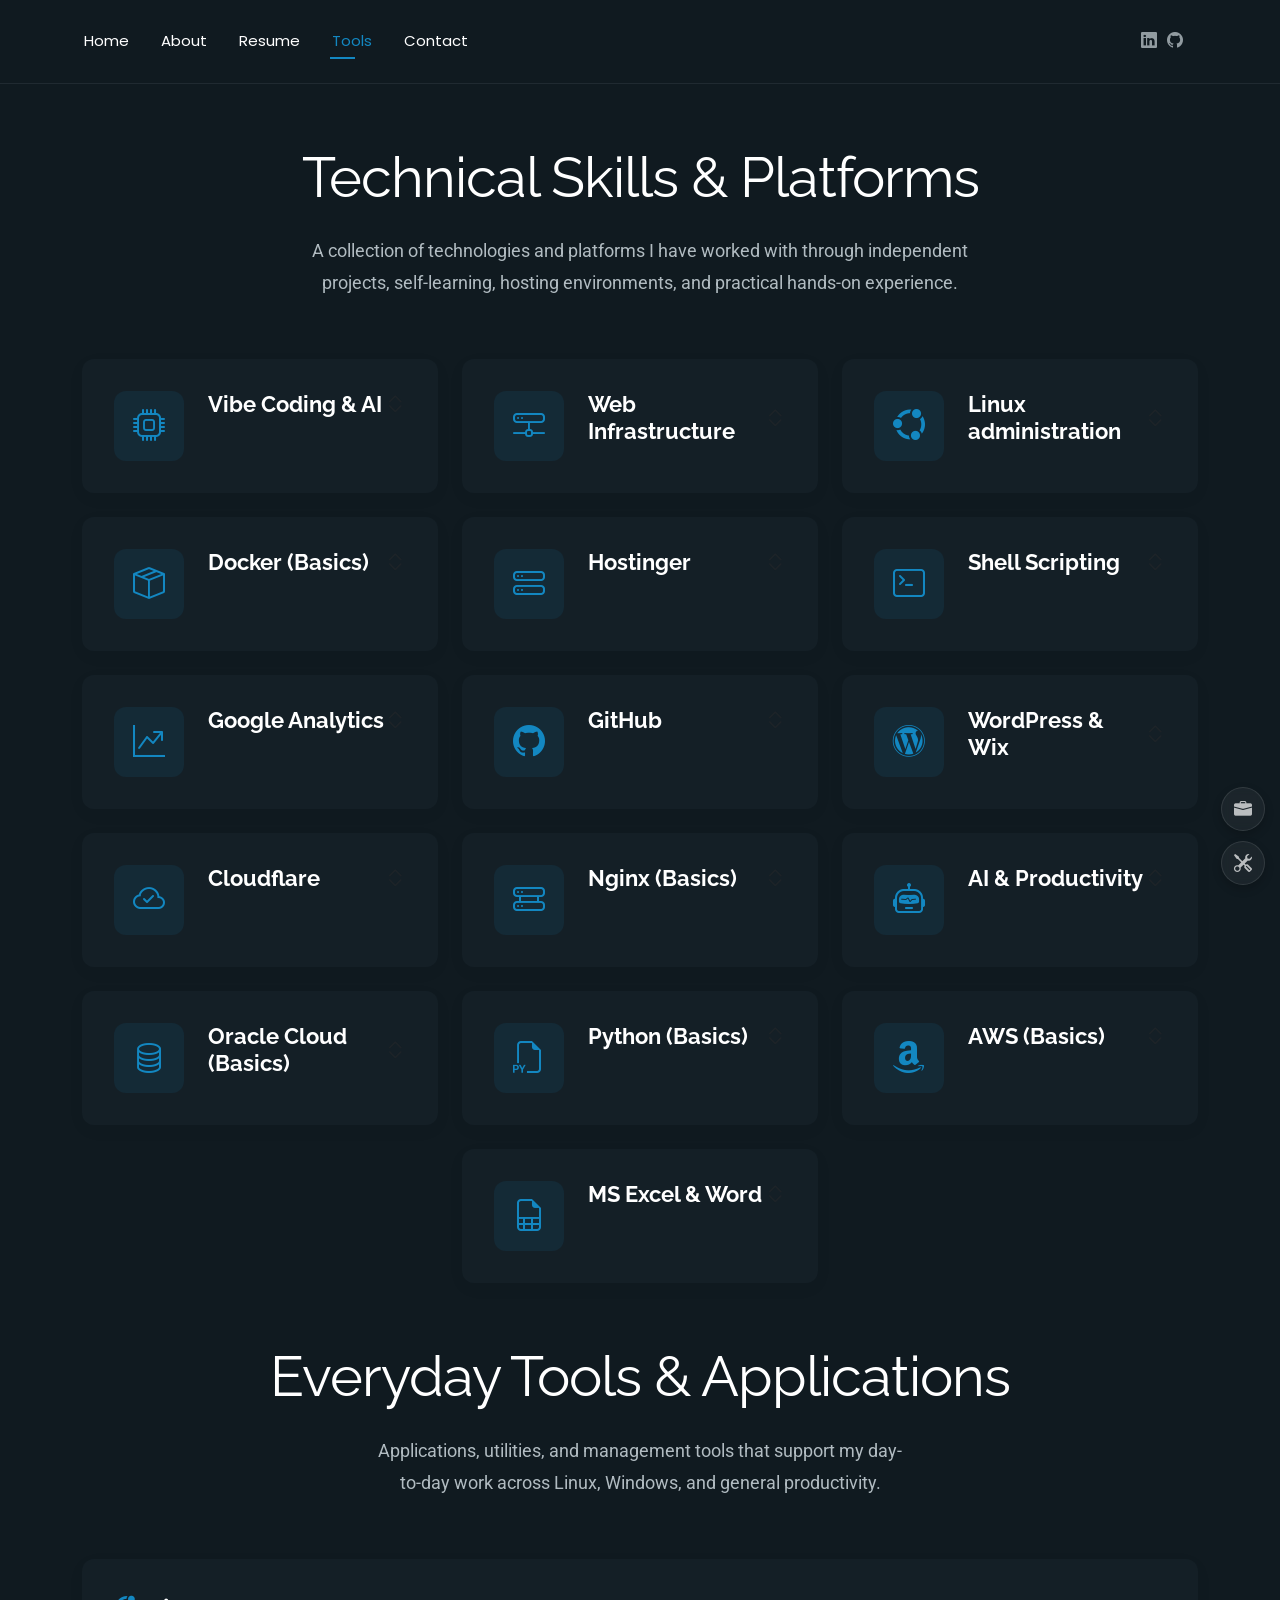
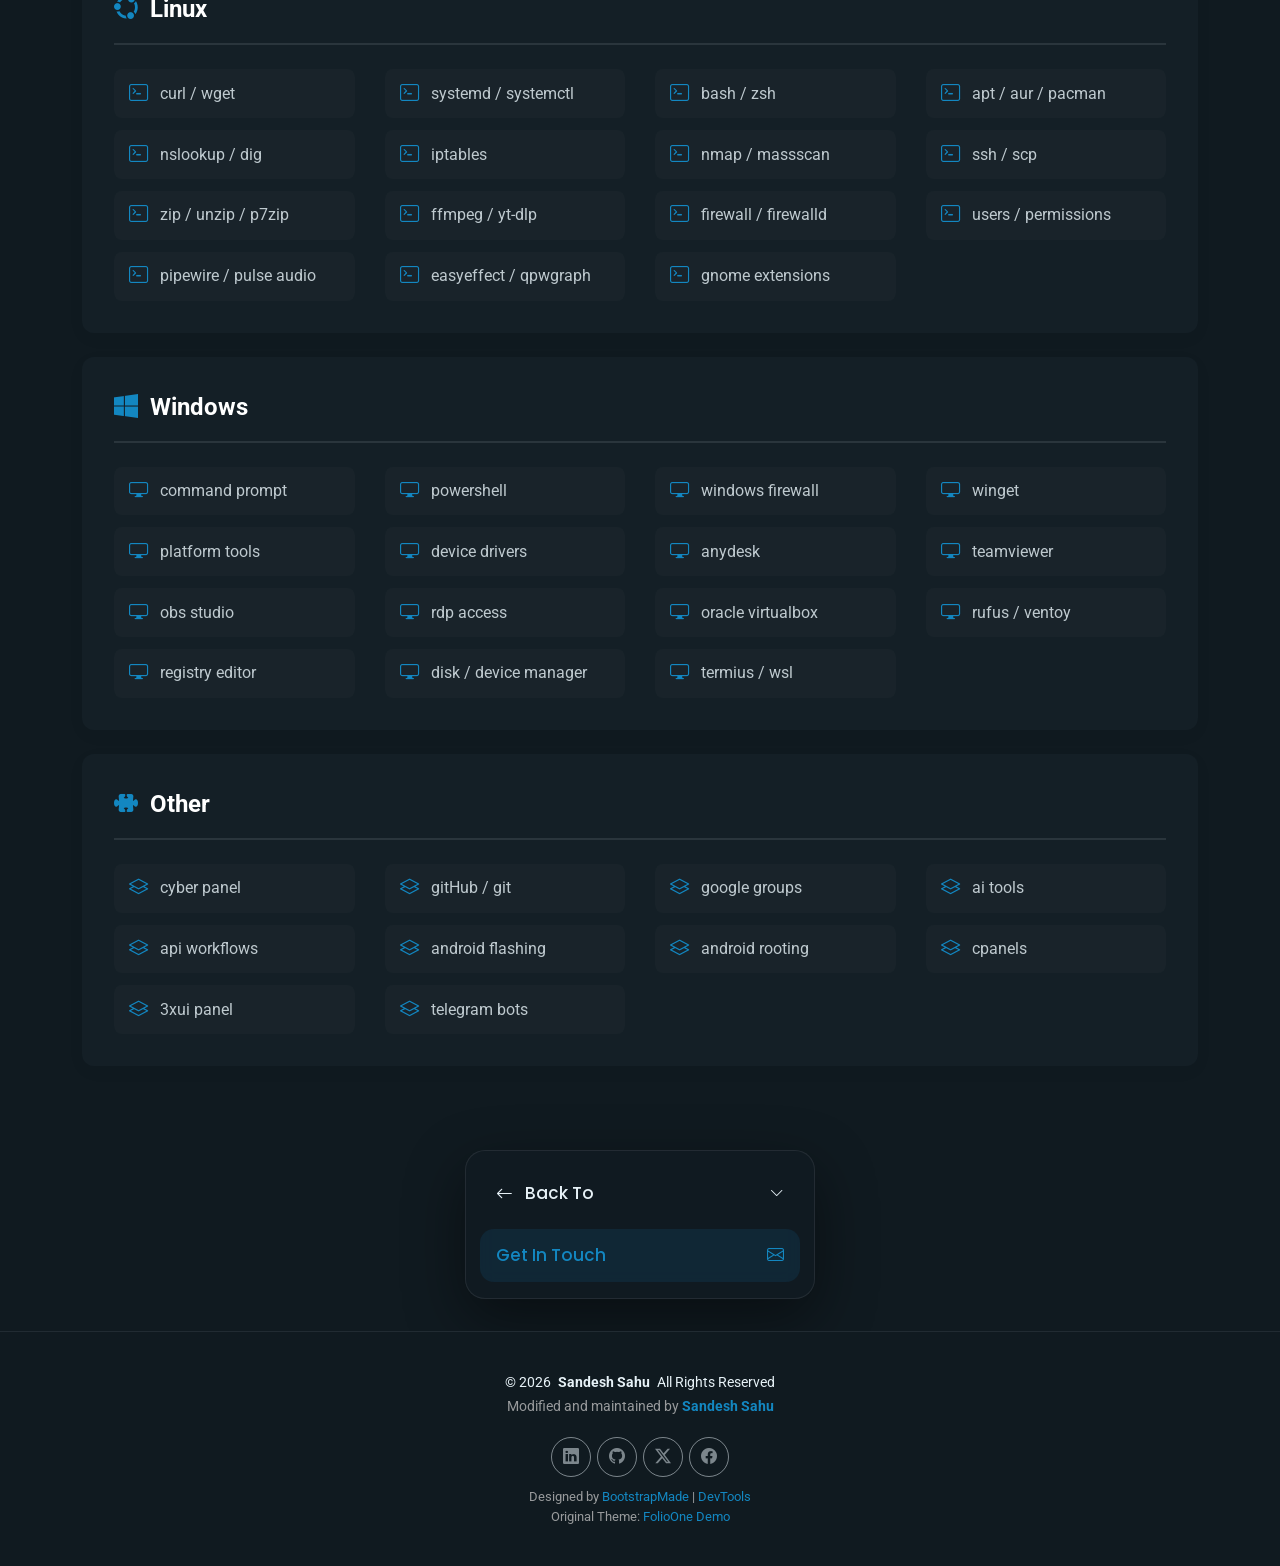
<file: tools.html>
<!DOCTYPE html>
<html lang="en">

<head>
  <meta charset="utf-8">
  <meta content="width=device-width, initial-scale=1.0" name="viewport">
  <title>Tools & Platforms | Sandesh Sahu</title>
  <meta name="description" content="Technology stack and tools familiar to Sandesh Sahu.">
<!-- Google tag (gtag.js) -->
  <script async src="https://www.googletagmanager.com/gtag/js?id=G-6FR4QZ9K58"></script>
  <script>
    window.dataLayer = window.dataLayer || [];
    function gtag(){dataLayer.push(arguments);}
    gtag('js', new Date());

    gtag('config', 'G-6FR4QZ9K58');
  </script>

  <link href="assets/img/favicon.png" rel="icon">
  <link href="assets/img/apple-touch-icon.png" rel="apple-touch-icon">

  <link href="https://fonts.googleapis.com" rel="preconnect">
  <link href="https://fonts.gstatic.com" rel="preconnect" crossorigin>
  <link href="https://fonts.googleapis.com/css2?family=Roboto:ital,wght@0,100;0,300;0,400;0,500;0,700;0,900;1,100;1,300;1,400;1,500;1,700;1,900&family=Poppins:ital,wght@0,100;0,200;0,300;0,400;0,500;0,600;0,700;0,800;0,900&family=Raleway:ital,wght@0,100;0,200;0,300;0,400;0,500;0,600;0,700;0,800;0,900&display=swap" rel="stylesheet">

  <link href="assets/vendor/bootstrap/css/bootstrap.min.css" rel="stylesheet">
  <link href="assets/vendor/bootstrap-icons/bootstrap-icons.css" rel="stylesheet">
  <link href="assets/vendor/aos/aos.css" rel="stylesheet">
  <link href="assets/vendor/swiper/swiper-bundle.min.css" rel="stylesheet">
  <link href="assets/vendor/glightbox/css/glightbox.min.css" rel="stylesheet">

  <link href="assets/css/main.css" rel="stylesheet">

  <style>
    /* Smooth scrolling for anchor links */
    html {
      scroll-behavior: smooth;
    }
    /* Click cursor for primary tools */
    .tool-card[data-bs-toggle="collapse"] {
      cursor: pointer;
    }
  </style>
</head>

<body class="tools-page">

  <header id="header" class="header d-flex align-items-center light-background sticky-top">
    <div class="container position-relative d-flex align-items-center justify-content-between">

      <nav id="navmenu" class="navmenu">
        <ul>
          <li><a href="/">Home</a></li>
          <li><a href="/about">About</a></li>
          <li><a href="/resume">Resume</a></li>
          <li><a href="/tools" class="active">Tools</a></li>
          <li>
            <a href="#" data-bs-toggle="modal" data-bs-target="#contactModal">Contact</a>
          </li>
        </ul>
        <i class="mobile-nav-toggle d-xl-none bi bi-list"></i>
      </nav>

      <div class="header-social-links">
        <a href="https://www.linkedin.com/in/sandesh-sahu"><i class="bi bi-linkedin"></i></a>
        <a href="https://github.com/sandeshsahu1"><i class="bi bi-github"></i></a>
      </div>

    </div>
  </header>

  <main class="main">

    <section id="pro-tools" class="tools-section section">

      <div class="container section-title" data-aos="fade-up">
        <h2>Technical Skills & Platforms</h2>
        <p>A collection of technologies and platforms I have worked with through independent projects, self-learning, hosting environments, and practical hands-on experience.</p>
      </div>
      <div class="container" data-aos="fade-up" data-aos-delay="100">
        <div class="row g-4">

          <div class="col-lg-4 col-md-6 d-flex flex-column gap-4">
            
            <div class="tool-card" data-bs-toggle="collapse" data-bs-target="#descVibecode" aria-expanded="false">
              <div class="tool-icon"><i class="bi bi-cpu"></i></div>
              <div class="tool-content">
                <h3 class="d-flex justify-content-between align-items-center">
                  Vibe Coding & AI <i class="bi bi-chevron-expand text-muted"></i>
                </h3>
                <div class="collapse" id="descVibecode">
                  <p class="mt-2 mb-0"> Used AI-powered development tools to accelerate prototyping, troubleshooting, code generation, and workflow automation. Familiar with ChatGPT, Claude, Google Gemini, Google Stitch, Bolt, Google's Antigravity, and other AI-assisted development platforms.</p>
                </div>
              </div>
            </div>

            <div class="tool-card" data-bs-toggle="collapse" data-bs-target="#descDocker" aria-expanded="false">
              <div class="tool-icon"><i class="bi bi-box-seam"></i></div>
              <div class="tool-content">
                <h3 class="d-flex justify-content-between align-items-center">
                  Docker (Basics) <i class="bi bi-chevron-expand text-muted"></i>
                </h3>
                <div class="collapse" id="descDocker">
                  <p class="mt-2 mb-0"> Understanding of containerization concepts and Docker workflows. Able to generate functional Dockerfiles and Docker Compose configurations, deploy applications in containers, and troubleshoot basic container-related issues.</p>
                </div>
              </div>
            </div>

            <div class="tool-card" data-bs-toggle="collapse" data-bs-target="#descAnalytics" aria-expanded="false">
              <div class="tool-icon"><i class="bi bi-graph-up-arrow"></i></div>
              <div class="tool-content">
                <h3 class="d-flex justify-content-between align-items-center">
                  Google Analytics <i class="bi bi-chevron-expand text-muted"></i>
                </h3>
                <div class="collapse" id="descAnalytics">
                  <p class="mt-2 mb-0"> Understanding of Google Analytics implementation and tracking concepts. Familiar with installing tracking codes, monitoring visitor activity, reviewing traffic sources, and analyzing basic website performance metrics.</p>
                </div>
              </div>
            </div>

            <div class="tool-card" data-bs-toggle="collapse" data-bs-target="#descCloudflare" aria-expanded="false">
              <div class="tool-icon"><i class="bi bi-cloud-check"></i></div>
              <div class="tool-content">
                <h3 class="d-flex justify-content-between align-items-center">
                  Cloudflare <i class="bi bi-chevron-expand text-muted"></i>
                </h3>
                <div class="collapse" id="descCloudflare">
                  <p class="mt-2 mb-0">Managed domains using Cloudflare services including DNS records (A, CNAME, TXT), nameservers, SSL/TLS configuration, caching, Workers, Pages, security settings, firewall rules, and performance optimization features.</p>
                </div>
              </div>
            </div>

            <div class="tool-card" data-bs-toggle="collapse" data-bs-target="#descOracle" aria-expanded="false">
              <div class="tool-icon"><i class="bi bi-database"></i></div>
              <div class="tool-content">
                <h3 class="d-flex justify-content-between align-items-center">
                  Oracle Cloud (Basics) <i class="bi bi-chevron-expand text-muted"></i>
                </h3>
                <div class="collapse" id="descOracle">
                  <p class="mt-2 mb-0">Deployed and managed VPS instances on Oracle Cloud Infrastructure. Familiar with VCN networking, security rules, SSH key management, port configuration, and cloud resource administration for web hosting environments.</p>
                </div>
              </div>
            </div>

          </div><div class="col-lg-4 col-md-6 d-flex flex-column gap-4">
            
            <div class="tool-card" data-bs-toggle="collapse" data-bs-target="#descWebhost" aria-expanded="false">
              <div class="tool-icon"><i class="bi bi-hdd-network"></i></div>
              <div class="tool-content">
                <h3 class="d-flex justify-content-between align-items-center">
                 Web Infrastructure <i class="bi bi-chevron-expand text-muted"></i>
                </h3>
                <div class="collapse" id="descWebhost">
                  <p class="mt-2 mb-0"> Understanding of core web hosting concepts including shared hosting, VPS environments, domain management, DNS configuration, SSL certificates, and server deployment. Familiar with cPanel, CyberPanel, Apache, Nginx, and common hosting workflows.</p>
                </div>
              </div>
            </div>

            <div class="tool-card" data-bs-toggle="collapse" data-bs-target="#descHostinger" aria-expanded="false">
              <div class="tool-icon"><i class="bi bi-hdd-stack"></i></div>
              <div class="tool-content">
                <h3 class="d-flex justify-content-between align-items-center">
                  Hostinger <i class="bi bi-chevron-expand text-muted"></i>
                </h3>
                <div class="collapse" id="descHostinger">
                  <p class="mt-2 mb-0"> Practical experience with Hostinger's hosting ecosystem including VPS management, shared hosting, domain administration, DNS management, SSL deployment, backups, and website hosting operations.</p>
                </div>
              </div>
            </div>

            <div class="tool-card" data-bs-toggle="collapse" data-bs-target="#descGitHub" aria-expanded="false">
              <div class="tool-icon"><i class="bi bi-github"></i></div>
              <div class="tool-content">
                <h3 class="d-flex justify-content-between align-items-center">
                  GitHub <i class="bi bi-chevron-expand text-muted"></i>
                </h3>
                <div class="collapse" id="descGitHub">
                  <p class="mt-2 mb-0"> Familiar with repositories, pull requests, Git workflows, GitHub Actions, issue tracking, open-source collaboration, and basic CI/CD concepts.</p>
                </div>
              </div>
            </div>

            <div class="tool-card" data-bs-toggle="collapse" data-bs-target="#descNginx" aria-expanded="false">
              <div class="tool-icon"><i class="bi bi-hdd-rack"></i></div>
              <div class="tool-content">
                <h3 class="d-flex justify-content-between align-items-center">
                  Nginx (Basics) <i class="bi bi-chevron-expand text-muted"></i>
                </h3>
                <div class="collapse" id="descNginx">
                  <p class="mt-2 mb-0"> Configured Nginx web servers for website hosting and reverse proxy deployments. Experience with virtual hosts, SSL certificate implementation, port configuration, redirects, and troubleshooting.</p>
                </div>
              </div>
            </div>

            <div class="tool-card" data-bs-toggle="collapse" data-bs-target="#descPython" aria-expanded="false">
              <div class="tool-icon"><i class="bi bi-filetype-py"></i></div>
              <div class="tool-content">
                <h3 class="d-flex justify-content-between align-items-center">
                  Python (Basics) <i class="bi bi-chevron-expand text-muted"></i>
                </h3>
                <div class="collapse" id="descPython">
                  <p class="mt-2 mb-0">Able to understand, modify, and create Python scripts with AI assistance for automation tasks, data processing, system administration, and workflow improvements.</p>
                </div>
              </div>
            </div>

            <div class="tool-card" data-bs-toggle="collapse" data-bs-target="#descOffice" aria-expanded="false">
              <div class="tool-icon"><i class="bi bi-file-earmark-spreadsheet"></i></div>
              <div class="tool-content">
                <h3 class="d-flex justify-content-between align-items-center">
                  MS Excel & Word <i class="bi bi-chevron-expand text-muted"></i>
                </h3>
                <div class="collapse" id="descOffice">
                  <p class="mt-2 mb-0">Worked with spreadsheets and document management for various tasks. Familiar with Pivot Tables, formulas, lookups, data cleaning, formatting, chart creation, basic macros, and workflow automation techniques.</p>
                </div>
              </div>
            </div>

          </div><div class="col-lg-4 col-md-12 d-flex flex-column gap-4">

            <div class="tool-card" data-bs-toggle="collapse" data-bs-target="#descLinux" aria-expanded="false">
              <div class="tool-icon"><i class="bi bi-ubuntu"></i></div>
              <div class="tool-content">
                <h3 class="d-flex justify-content-between align-items-center">
                  Linux administration <i class="bi bi-chevron-expand text-muted"></i>
                </h3>
                <div class="collapse" id="descLinux">
                  <p class="mt-2 mb-0"> Managing Linux systems, services, users, permissions, logs, packages, networking and  security. Familiar with SSH, systemd, troubleshooting, and routine server maintenance.</p>
                </div>
              </div>
            </div>

            <div class="tool-card" data-bs-toggle="collapse" data-bs-target="#descShell" aria-expanded="false">
              <div class="tool-icon"><i class="bi bi-terminal"></i></div>
              <div class="tool-content">
                <h3 class="d-flex justify-content-between align-items-center">
                  Shell Scripting <i class="bi bi-chevron-expand text-muted"></i>
                </h3>
                <div class="collapse" id="descShell">
                  <p class="mt-2 mb-0"> Understanding of Bash and Linux shell scripting. Able to generate, customize, and troubleshoot scripts using AI tools for server administration, automation, monitoring, and deployment-related tasks.</p>
                </div>
              </div>
            </div>

            <div class="tool-card" data-bs-toggle="collapse" data-bs-target="#descWordPress" aria-expanded="false">
              <div class="tool-icon"><i class="bi bi-wordpress"></i></div>
              <div class="tool-content">
                <h3 class="d-flex justify-content-between align-items-center">
                  WordPress & Wix <i class="bi bi-chevron-expand text-muted"></i>
                </h3>
                <div class="collapse" id="descWordPress">
                  <p class="mt-2 mb-0">Built and managed websites using WordPress and Wix platforms. Familiar with themes, plugins, templates, Elementor customization, content management, deployment, migration, and routine maintenance tasks.</p>
                </div>
              </div>
            </div>

            <div class="tool-card" data-bs-toggle="collapse" data-bs-target="#descAi_tools" aria-expanded="false">
              <div class="tool-icon"><i class="bi bi-robot"></i></div>
              <div class="tool-content">
                <h3 class="d-flex justify-content-between align-items-center">
                  AI & Productivity <i class="bi bi-chevron-expand text-muted"></i>
                </h3>
                <div class="collapse" id="descAi_tools">
                  <p class="mt-2 mb-0"> Experienced in leveraging modern AI tools to improve productivity, research, troubleshooting, content generation, code assistance, documentation, and learning new technologies more efficiently.</p>
                </div>
              </div>
            </div>

            <div class="tool-card" data-bs-toggle="collapse" data-bs-target="#descAws" aria-expanded="false">
              <div class="tool-icon"><i class="bi bi-amazon"></i></div>
              <div class="tool-content">
                <h3 class="d-flex justify-content-between align-items-center">
                  AWS (Basics) <i class="bi bi-chevron-expand text-muted"></i>
                </h3>
                <div class="collapse" id="descAws">
                  <p class="mt-2 mb-0">Navigating cloud infrastructure, understanding core services, deploying and configuring virtual servers through AWS Lightsail. Familiar with cloud concepts including networking, public/private keys, and security groups.</p>
                </div>
              </div>
            </div>

          </div></div>
      </div>

    </section>

    <section id="misc-tools" class="tools-section section pt-0">
      
      <div class="container section-title" data-aos="fade-up">
        <h2>Everyday Tools & Applications</h2>
        <p>Applications, utilities, and management tools that support my day-to-day work across Linux, Windows, and general productivity.</p>
      </div>

<div class="container" data-aos="fade-up" data-aos-delay="100">
        <div class="row g-4">

          <div class="col-12" data-aos="fade-up" data-aos-delay="100">
            <div class="tool-card flex-column align-items-stretch">
              <div class="tool-list-header">
                <i class="bi bi-ubuntu"></i> Linux
              </div>
              <ul class="misc-list">
                <li><i class="bi bi-terminal"></i> curl / wget</li>
                <li><i class="bi bi-terminal"></i> systemd / systemctl</li>
                <li><i class="bi bi-terminal"></i> bash / zsh</li>
                <li><i class="bi bi-terminal"></i> apt / aur / pacman</li>
                <li><i class="bi bi-terminal"></i> nslookup / dig</li>
                <li><i class="bi bi-terminal"></i> iptables</li>

                <li><i class="bi bi-terminal"></i> nmap / massscan</li>
                <li><i class="bi bi-terminal"></i> ssh / scp</li>
                <li><i class="bi bi-terminal"></i> zip / unzip / p7zip</li>
                <li><i class="bi bi-terminal"></i> ffmpeg / yt-dlp</li>
                <li><i class="bi bi-terminal"></i> firewall / firewalld </li>
                <li><i class="bi bi-terminal"></i> users / permissions </li>
                <li><i class="bi bi-terminal"></i> pipewire / pulse audio</li>
                <li><i class="bi bi-terminal"></i> easyeffect / qpwgraph</li>
                <li><i class="bi bi-terminal"></i> gnome extensions </li>
                </ul>
            </div>
          </div>

          <div class="col-12" data-aos="fade-up" data-aos-delay="200">
            <div class="tool-card flex-column align-items-stretch">
              <div class="tool-list-header">
                <i class="bi bi-windows"></i> Windows
              </div>
              <ul class="misc-list">
                <li><i class="bi bi-display"></i> command prompt</li>
                <li><i class="bi bi-display"></i> powershell </li>
                <li><i class="bi bi-display"></i> windows firewall</li>
                <li><i class="bi bi-display"></i> winget </li>
                <li><i class="bi bi-display"></i> platform tools </li>
                <li><i class="bi bi-display"></i> device drivers</li>
                <li><i class="bi bi-display"></i> anydesk </li>
                <li><i class="bi bi-display"></i> teamviewer</li>
                <li><i class="bi bi-display"></i> obs studio</li>
                <li><i class="bi bi-display"></i> rdp access </li>
                <li><i class="bi bi-display"></i> oracle virtualbox </li>
                <li><i class="bi bi-display"></i> rufus / ventoy </li>
                <li><i class="bi bi-display"></i> registry editor </li>
                <li><i class="bi bi-display"></i> disk / device manager </li>
                <li><i class="bi bi-display"></i> termius / wsl </li>
              </ul>
            </div>
          </div>

          <div class="col-12" data-aos="fade-up" data-aos-delay="300">
            <div class="tool-card flex-column align-items-stretch">
              <div class="tool-list-header">
                <i class="bi bi-puzzle-fill"></i> Other
              </div>
              <ul class="misc-list">
                <li><i class="bi bi-layers"></i> cyber panel</li>
                <li><i class="bi bi-layers"></i> gitHub / git</li>
                <li><i class="bi bi-layers"></i> google groups </li>
                <li><i class="bi bi-layers"></i> ai tools</li>
                <li><i class="bi bi-layers"></i> api workflows </li>
                <li><i class="bi bi-layers"></i> android flashing </li>
                <li><i class="bi bi-layers"></i> android rooting </li>
                <li><i class="bi bi-layers"></i> cpanels </li>
                <li><i class="bi bi-layers"></i> 3xui panel </li>
                <li><i class="bi bi-layers"></i> telegram bots </li>
              </ul>
            </div>
          </div>

        </div>
      </div>
    </section>

    <div class="container" data-aos="fade-up" data-aos-delay="200">
      <div class="bottom-menu-box">
        
        <a class="bottom-menu-item" data-bs-toggle="collapse" href="#backMenu" role="button" aria-expanded="false">
          <span><i class="bi bi-arrow-left me-2"></i> Back To</span>
          <i class="bi bi-chevron-down" style="font-size: 14px;"></i>
        </a>

        <div class="collapse" id="backMenu">
          <a href="/resume" class="bottom-menu-item">
            <span><i class="bi bi-file-earmark-text me-2"></i> Resume Page</span>
          </a>
          <a href="/about" class="bottom-menu-item">
            <span><i class="bi bi-person me-2"></i> About Page</span>
          </a>
          <a href="/" class="bottom-menu-item">
            <span><i class="bi bi-house me-2"></i> Home Page</span>
          </a>
        </div>
        
        <a href="#" class="bottom-menu-item active" data-bs-toggle="modal" data-bs-target="#contactModal">
          <span>Get In Touch</span>
          <i class="bi bi-envelope"></i>
        </a>

      </div>
    </div>

  </main>

  <div class="section-shortcuts">
    <a href="#pro-tools" title="Jump to Professional Tools"><i class="bi bi-briefcase-fill"></i></a>
    <a href="#misc-tools" title="Jump to Misc Tools"><i class="bi bi-tools"></i></a>
  </div>

<!-- contact model -->
<div class="modal fade" id="contactModal" tabindex="-1" aria-hidden="true">
  <div class="modal-dialog modal-dialog-centered">
    <div class="modal-content bg-dark text-light border-secondary">
      
      <div class="modal-header border-secondary">
        <h5 class="modal-title">Get In Touch</h5>
        <button type="button" class="btn-close btn-close-white" data-bs-dismiss="modal"></button>
      </div>
      
      <div class="modal-body">
          <p class="mb-4">
                 If you would like to discuss about job opportunities or simply connect, feel free to reach out through the contact information below
          </p>
        
        <div class="d-grid gap-2">
          
          <div class="d-flex gap-2">
            <a href="mailto:contact@sandesh-op.com" class="btn btn-primary d-flex align-items-center justify-content-center" style="width: 80%;">
                <i class="bi bi-envelope me-2"></i>Email Me
            </a>
                <button onclick="copyEmailToClipboard()" class="btn btn-outline-light d-flex align-items-center justify-content-center" id="copyEmailBtn" style="width: 20%;" aria-label="Copy Email">
                  <i class="bi bi-copy fs-5"></i>
                </button>
          </div>
            <a href="https://www.linkedin.com/in/sandesh-sahu" target="_blank" class="btn btn-outline-light">
                  <i class="bi bi-linkedin me-2"></i>LinkedIn
            </a>
            <a href="https://github.com/sandeshsahu1" target="_blank" class="btn btn-outline-light">
                  <i class="bi bi-github me-2"></i>GitHub
            </a>
        </div>
      </div>
    </div>
  </div>
</div>
<!-- contact model-->

  <footer id="footer" class="footer">

    <div class="container">
      <div class="copyright text-center ">
        <p>© <span>2026</span> <strong class="px-1">Sandesh Sahu</strong> <span>All Rights Reserved<br></span></p>
        <p class="mb-0 custom-credit">
            Modified and maintained by
            <a href="https://github.com/sandeshsahu1" target="_blank" rel="noopener noreferrer">
            <strong>Sandesh Sahu</strong>
            </a>
        </p>
      </div>
      <div class="social-links d-flex justify-content-center">
        <a href="https://www.linkedin.com/in/sandesh-sahu"><i class="bi bi-linkedin"></i></a>
        <a href="https://github.com/sandeshsahu1"><i class="bi bi-github"></i></a>
        <a href="https://x.com/sandeshsahuu"><i class="bi bi-twitter-x"></i></a>
        <a href="https://www.facebook.com/sandeshsahuu"><i class="bi bi-facebook"></i></a>
      </div>
      <div class="credits">
        Designed by <a href="https://bootstrapmade.com/">BootstrapMade</a> | <a href="https://bootstrapmade.com/tools/">DevTools</a><br>
        Original Theme: <a href="https://bootstrapmade.com/demo/FolioOne/" target="_blank" rel="noopener noreferrer">FolioOne Demo</a>
      </div>
    </div>

  </footer>

  <a href="#" id="scroll-top" class="scroll-top d-flex align-items-center justify-content-center"><i class="bi bi-arrow-up-short"></i></a>

  <script src="assets/vendor/bootstrap/js/bootstrap.bundle.min.js"></script>
  <script src="assets/vendor/aos/aos.js"></script>
  <script src="assets/js/main.js"></script>

</body>
</html>
</file>
<file: assets/css/main.css>
/**
* Template Name: FolioOne
* Template URL: https://bootstrapmade.com/folioone-bootstrap-portfolio-website-template/
* Updated: Aug 23 2025 with Bootstrap v5.3.7
* Author: BootstrapMade.com
* License: https://bootstrapmade.com/license/
*/

/*--------------------------------------------------------------
# Font & Color Variables
# Help: https://bootstrapmade.com/color-system/
--------------------------------------------------------------*/
/* Fonts */
:root {
  --default-font: "Roboto",  system-ui, -apple-system, "Segoe UI", Roboto, "Helvetica Neue", Arial, "Noto Sans", "Liberation Sans", sans-serif, "Apple Color Emoji", "Segoe UI Emoji", "Segoe UI Symbol", "Noto Color Emoji";
  --heading-font: "Raleway",  sans-serif;
  --nav-font: "Poppins",  sans-serif;
}

/* Global Colors - The following color variables are used throughout the website. Updating them here will change the color scheme of the entire website */
:root { 
  --background-color: #101a20; /* Background color for the entire website, including individual sections */
  --default-color: #e7f2f7; /* Default color used for the majority of the text content across the entire website */
  --heading-color: #ffffff; /* Color for headings, subheadings and title throughout the website */
  --accent-color: #1387c1; /* Accent color that represents your brand on the website. It's used for buttons, links, and other elements that need to stand out */
  --surface-color: #141f26; /* The surface color is used as a background of boxed elements within sections, such as cards, icon boxes, or other elements that require a visual separation from the global background. */
  --contrast-color: #ffffff; /* Contrast color for text, ensuring readability against backgrounds of accent, heading, or default colors. */
}

/* Nav Menu Colors - The following color variables are used specifically for the navigation menu. They are separate from the global colors to allow for more customization options */
:root {
  --nav-color: #ffffff;  /* The default color of the main navmenu links */
  --nav-hover-color: #1387c1; /* Applied to main navmenu links when they are hovered over or active */
  --nav-mobile-background-color: #213642; /* Used as the background color for mobile navigation menu */
  --nav-dropdown-background-color: #051117; /* Used as the background color for dropdown items that appear when hovering over primary navigation items */
  --nav-dropdown-color: #e7f2f7; /* Used for navigation links of the dropdown items in the navigation menu. */
  --nav-dropdown-hover-color: #1387c1; /* Similar to --nav-hover-color, this color is applied to dropdown navigation links when they are hovered over. */
}

/* Color Presets - These classes override global colors when applied to any section or element, providing reuse of the sam color scheme. */

.light-background {
  --background-color: #142027;
  --surface-color: #325264;
}

.dark-background {
  --background-color: #0b1419;
  --default-color: #ffffff;
  --heading-color: #ffffff;
  --surface-color: #252525;
  --contrast-color: #ffffff;
}

/* Smooth scroll */
:root {
  scroll-behavior: smooth;
}

/*--------------------------------------------------------------
# General Styling & Shared Classes
--------------------------------------------------------------*/
body {
  color: var(--default-color);
  background-color: var(--background-color);
  font-family: var(--default-font);
}

a {
  color: var(--accent-color);
  text-decoration: none;
  transition: 0.3s;
}

a:hover {
  color: color-mix(in srgb, var(--accent-color), transparent 25%);
  text-decoration: none;
}

h1,
h2,
h3,
h4,
h5,
h6 {
  color: var(--heading-color);
  font-family: var(--heading-font);
}

/* PHP Email Form Messages
------------------------------*/
.php-email-form .error-message {
  display: none;
  background: #df1529;
  color: #ffffff;
  text-align: left;
  padding: 15px;
  margin-bottom: 24px;
  font-weight: 600;
}

.php-email-form .sent-message {
  display: none;
  color: #ffffff;
  background: #059652;
  text-align: center;
  padding: 15px;
  margin-bottom: 24px;
  font-weight: 600;
}

.php-email-form .loading {
  display: none;
  background: var(--surface-color);
  text-align: center;
  padding: 15px;
  margin-bottom: 24px;
}

.php-email-form .loading:before {
  content: "";
  display: inline-block;
  border-radius: 50%;
  width: 24px;
  height: 24px;
  margin: 0 10px -6px 0;
  border: 3px solid var(--accent-color);
  border-top-color: var(--surface-color);
  animation: php-email-form-loading 1s linear infinite;
}

@keyframes php-email-form-loading {
  0% {
    transform: rotate(0deg);
  }

  100% {
    transform: rotate(360deg);
  }
}

/*--------------------------------------------------------------
# Global Header
--------------------------------------------------------------*/
.header {
  --background-color: rgba(255, 255, 255, 0);
  color: var(--default-color);
  background-color: var(--background-color);
  padding: 15px 0;
  transition: all 0.5s;
  z-index: 997;
  border-bottom: 1px solid color-mix(in srgb, var(--default-color), transparent 92%);
}

.header .logo {
  line-height: 1;
}

.header .logo img {
  max-height: 36px;
  margin-right: 8px;
}

.header .logo h1 {
  font-size: 32px;
  margin: 0;
  font-weight: 400;
  color: var(--heading-color);
}

.header .header-social-links {
  padding-right: 15px;
}

.header .header-social-links a {
  color: color-mix(in srgb, var(--default-color), transparent 40%);
  padding-left: 6px;
  display: inline-block;
  transition: 0.3s;
  font-size: 16px;
}

.header .header-social-links a:hover {
  color: var(--default-color);
}

.header .header-social-links a i {
  line-height: 0px;
}

@media (max-width: 1200px) {
  .header .logo {
    order: 1;
  }

  .header .header-social-links {
    order: 2;
  }

  .header .navmenu {
    order: 3;
  }
}

/* Global Header on Scroll
------------------------------*/
.scrolled .header {
  --background-color: rgba(16, 26, 32, 0.9);
}

/*--------------------------------------------------------------
# Navigation Menu
--------------------------------------------------------------*/
/* Desktop Navigation */
@media (min-width: 1200px) {
  .navmenu {
    padding: 0;
  }

  .navmenu ul {
    margin: 0;
    padding: 0;
    display: flex;
    list-style: none;
    align-items: center;
  }

  .navmenu li {
    position: relative;
  }

  .navmenu>ul>li {
    white-space: nowrap;
    padding: 15px 28px 15px 0;
  }

  .navmenu>ul>li:last-child {
    padding-right: 0;
  }

  .navmenu a,
  .navmenu a:focus {
    color: var(--nav-color);
    font-size: 15px;
    padding: 0 2px;
    font-family: var(--nav-font);
    font-weight: 400;
    display: flex;
    align-items: center;
    justify-content: space-between;
    white-space: nowrap;
    transition: 0.3s;
    position: relative;
  }

  .navmenu a i,
  .navmenu a:focus i {
    font-size: 12px;
    line-height: 0;
    margin-left: 5px;
    transition: 0.3s;
  }

  .navmenu>ul>li>a:before {
    content: "";
    position: absolute;
    height: 2px;
    bottom: -6px;
    left: 0;
    background-color: var(--nav-hover-color);
    visibility: hidden;
    width: 0px;
    transition: all 0.3s ease-in-out 0s;
  }

  .navmenu a:hover:before,
  .navmenu li:hover>a:before,
  .navmenu .active:before {
    visibility: visible;
    width: 25px;
  }

  .navmenu li:hover>a,
  .navmenu .active,
  .navmenu .active:focus {
    color: var(--nav-hover-color);
  }

  .navmenu .dropdown ul {
    margin: 0;
    padding: 10px 0;
    background: var(--nav-dropdown-background-color);
    display: block;
    position: absolute;
    visibility: hidden;
    left: -5px;
    top: 130%;
    opacity: 0;
    transition: 0.3s;
    border-radius: 4px;
    z-index: 99;
    box-shadow: 0px 0px 30px rgba(0, 0, 0, 0.1);
  }

  .navmenu .dropdown ul li {
    min-width: 200px;
  }

  .navmenu .dropdown ul a {
    padding: 10px 20px;
    font-size: 15px;
    text-transform: none;
    color: var(--nav-dropdown-color);
  }

  .navmenu .dropdown ul a i {
    font-size: 12px;
  }

  .navmenu .dropdown ul a:hover,
  .navmenu .dropdown ul .active:hover,
  .navmenu .dropdown ul li:hover>a {
    color: var(--nav-dropdown-hover-color);
  }

  .navmenu .dropdown:hover>ul {
    opacity: 1;
    top: 100%;
    visibility: visible;
  }

  .navmenu .dropdown .dropdown ul {
    top: 0;
    left: -90%;
    visibility: hidden;
  }

  .navmenu .dropdown .dropdown:hover>ul {
    opacity: 1;
    top: 0;
    left: -100%;
    visibility: visible;
  }
}

/* Mobile Navigation */
@media (max-width: 1199px) {
  .mobile-nav-toggle {
    color: var(--nav-color);
    font-size: 28px;
    line-height: 0;
    margin-right: 10px;
    cursor: pointer;
    transition: color 0.3s;
  }

  .navmenu {
    padding: 0;
    z-index: 9997;
  }

  .navmenu ul {
    display: none;
    list-style: none;
    position: absolute;
    inset: 60px 20px 20px 20px;
    padding: 10px 0;
    margin: 0;
    border-radius: 6px;
    background-color: var(--nav-mobile-background-color);
    border: 1px solid color-mix(in srgb, var(--default-color), transparent 90%);
    box-shadow: none;
    overflow-y: auto;
    transition: 0.3s;
    z-index: 9998;
  }

  .navmenu a,
  .navmenu a:focus {
    color: var(--nav-dropdown-color);
    padding: 10px 20px;
    font-family: var(--nav-font);
    font-size: 17px;
    font-weight: 500;
    display: flex;
    align-items: center;
    justify-content: space-between;
    white-space: nowrap;
    transition: 0.3s;
  }

  .navmenu a i,
  .navmenu a:focus i {
    font-size: 12px;
    line-height: 0;
    margin-left: 5px;
    width: 30px;
    height: 30px;
    display: flex;
    align-items: center;
    justify-content: center;
    border-radius: 50%;
    transition: 0.3s;
    background-color: color-mix(in srgb, var(--accent-color), transparent 90%);
  }

  .navmenu a i:hover,
  .navmenu a:focus i:hover {
    background-color: var(--accent-color);
    color: var(--contrast-color);
  }

  .navmenu a:hover,
  .navmenu .active,
  .navmenu .active:focus {
    color: var(--nav-dropdown-hover-color);
  }

  .navmenu .active i,
  .navmenu .active:focus i {
    background-color: var(--accent-color);
    color: var(--contrast-color);
    transform: rotate(180deg);
  }

  .navmenu .dropdown ul {
    position: static;
    display: none;
    z-index: 99;
    padding: 10px 0;
    margin: 10px 20px;
    background-color: var(--nav-dropdown-background-color);
    transition: all 0.5s ease-in-out;
  }

  .navmenu .dropdown ul ul {
    background-color: rgba(33, 37, 41, 0.1);
  }

  .navmenu .dropdown>.dropdown-active {
    display: block;
    background-color: rgba(33, 37, 41, 0.03);
  }

  .mobile-nav-active {
    overflow: hidden;
  }

  .mobile-nav-active .mobile-nav-toggle {
    color: #fff;
    position: absolute;
    font-size: 32px;
    top: 15px;
    right: 15px;
    margin-right: 0;
    z-index: 9999;
  }

  .mobile-nav-active .navmenu {
    position: fixed;
    overflow: hidden;
    inset: 0;
    background: rgba(33, 37, 41, 0.8);
    transition: 0.3s;
  }

  .mobile-nav-active .navmenu>ul {
    display: block;
  }
}

/*--------------------------------------------------------------
# Global Footer
--------------------------------------------------------------*/
.footer {
  color: var(--default-color);
  background-color: var(--background-color);
  font-size: 14px;
  padding: 40px 0;
  position: relative;
  border-top: 1px solid color-mix(in srgb, var(--default-color), transparent 92%);
}

.footer .copyright p {
  margin-bottom: 0;
}

.footer .social-links {
  margin-top: 20px;
}

.footer .social-links a {
  display: flex;
  align-items: center;
  justify-content: center;
  width: 40px;
  height: 40px;
  border-radius: 50%;
  border: 1px solid color-mix(in srgb, var(--default-color), transparent 50%);
  font-size: 16px;
  color: color-mix(in srgb, var(--default-color), transparent 50%);
  margin: 0 3px;
  transition: 0.3s;
}

.footer .social-links a:hover {
  color: var(--accent-color);
  border-color: var(--accent-color);
}

.footer .credits {
  color: rgba(198, 198, 198, 0.744);
  margin-top: 10px;
  font-size: 13px;
  text-align: center;
  margin-top: 10px;
}

/*--------------------------------------------------------------
# Preloader
--------------------------------------------------------------*/
#preloader {
  position: fixed;
  inset: 0;
  z-index: 9999;
  overflow: hidden;
  background-color: var(--background-color);
  transition: all 0.6s ease-out;
  width: 100%;
  height: 100vh;
}

#preloader:before,
#preloader:after {
  content: "";
  position: absolute;
  border: 4px solid var(--accent-color);
  border-radius: 50%;
  animation: animate-preloader 2s cubic-bezier(0, 0.2, 0.8, 1) infinite;
}

#preloader:after {
  animation-delay: -0.5s;
}

@keyframes animate-preloader {
  0% {
    width: 10px;
    height: 10px;
    top: calc(50% - 5px);
    left: calc(50% - 5px);
    opacity: 1;
  }

  100% {
    width: 72px;
    height: 72px;
    top: calc(50% - 36px);
    left: calc(50% - 36px);
    opacity: 0;
  }
}

/*--------------------------------------------------------------
# Disable aos animation delay on mobile devices
--------------------------------------------------------------*/
@media screen and (max-width: 768px) {
  [data-aos-delay] {
    transition-delay: 0 !important;
  }
}

/*--------------------------------------------------------------
# Global Page Titles & Breadcrumbs
--------------------------------------------------------------*/
.page-title {
  color: var(--default-color);
  background-color: var(--background-color);
  position: relative;
}

.page-title .heading {
  padding: 80px 0;
  border-top: 1px solid color-mix(in srgb, var(--default-color), transparent 90%);
}

.page-title .heading h1 {
  font-size: 38px;
  font-weight: 700;
}

.page-title nav {
  background-color: color-mix(in srgb, var(--default-color), transparent 96%);
  padding: 20px 0;
}

.page-title nav ol {
  display: flex;
  flex-wrap: wrap;
  list-style: none;
  padding: 0;
  margin: 0;
  font-size: 16px;
  font-weight: 400;
}

.page-title nav ol li+li {
  padding-left: 10px;
}

.page-title nav ol li+li::before {
  content: "/";
  display: inline-block;
  padding-right: 10px;
  color: color-mix(in srgb, var(--default-color), transparent 70%);
}

/*--------------------------------------------------------------
# Global Sections
--------------------------------------------------------------*/
section,
.section {
  color: var(--default-color);
  background-color: var(--background-color);
  padding: 60px 0;
  scroll-margin-top: 100px;
  overflow: clip;
}

@media (max-width: 1199px) {

  section,
  .section {
    scroll-margin-top: 66px;
  }
}

/*--------------------------------------------------------------
# Global Section Titles
--------------------------------------------------------------*/
.section-title {
  text-align: center;
  padding-bottom: 60px;
  position: relative;
}

.section-title h2 {
  font-size: 3.5rem;
  font-weight: 400;
  line-height: 1.2;
  color: var(--heading-color);
  margin-bottom: 1.5rem;
  letter-spacing: -1px;
}

@media (max-width: 768px) {
  .section-title h2 {
    font-size: 2.5rem;
  }
}

.section-title p {
  font-size: 1.125rem;
  line-height: 1.8;
  color: color-mix(in srgb, var(--default-color), transparent 25%);
  max-width: 900px;
  margin: 0 auto;
  text-wrap: balance;
}

/*--------------------------------------------------------------
# Hero Section
--------------------------------------------------------------*/
.hero {
  padding: 80px 0;
  min-height: 100vh;
  display: flex;
  align-items: center;
}

.hero .hero-content h1 {
  font-size: 3.5rem;
  font-weight: 700;
  margin-bottom: 1rem;
  line-height: 1.2;
}

.hero .hero-content h1 .highlight {
  color: var(--accent-color);
  position: relative;
}

.hero .hero-content h1 .highlight::after {
  content: "";
  position: absolute;
  bottom: 0;
  left: 0;
  width: 100%;
  height: 3px;
  background: linear-gradient(90deg, var(--accent-color), color-mix(in srgb, var(--accent-color), transparent 50%));
  border-radius: 2px;
}

@media (max-width: 768px) {
  .hero .hero-content h1 {
    font-size: 2.5rem;
  }
}

.hero .hero-content h2 {
  font-size: 1.5rem;
  font-weight: 400;
  margin-bottom: 2rem;
  color: color-mix(in srgb, var(--default-color), transparent 20%);
}

.hero .hero-content h2 .typed {
  color: var(--accent-color);
  font-weight: 600;
}

@media (max-width: 768px) {
  .hero .hero-content h2 {
    font-size: 1.25rem;
  }
}

.hero .hero-content p {
  font-size: 1.1rem;
  line-height: 1.6;
  margin-bottom: 2.5rem;
  color: color-mix(in srgb, var(--default-color), transparent 30%);
}

/* Center buttons on iPads and smaller screens */
@media (max-width: 991px) {
  .hero .hero-actions {
    justify-content: center;
  }
}

/* existing mobile code stays exactly the same */
@media (max-width: 576px) {
  .hero .hero-actions {
    flex-direction: column;
  }

  .hero .hero-actions .btn {
    text-align: center;
  }
}

.hero .hero-actions .btn {
  padding: 12px 30px;
  border-radius: 50px;
  font-weight: 600;
  text-decoration: none;
  transition: all 0.3s ease;
  border: 2px solid;
}

.hero .hero-actions .btn.btn-primary {
  background: var(--accent-color);
  color: var(--contrast-color);
  border-color: var(--accent-color);
}

.hero .hero-actions .btn.btn-primary:hover {
  background: color-mix(in srgb, var(--accent-color), black 15%);
  border-color: color-mix(in srgb, var(--accent-color), black 15%);
  transform: translateY(-2px);
}

.hero .hero-actions .btn.btn-outline {
  background: transparent;
  color: var(--accent-color);
  border-color: var(--accent-color);
}

.hero .hero-actions .btn.btn-outline:hover {
  transform: translateY(-2px);
}

@media (max-width: 576px) {
  .hero .hero-actions {
    flex-direction: column;
  }

  .hero .hero-actions .btn {
    text-align: center;
  }
}

.hero .social-links {
  display: flex;
  gap: 1rem;
}

.hero .social-links a {
  width: 45px;
  height: 45px;
  background: var(--surface-color);
  border-radius: 50%;
  display: flex;
  align-items: center;
  justify-content: center;
  color: var(--default-color);
  font-size: 1.2rem;
  transition: all 0.3s ease;
}

.hero .social-links a:hover {
  background: var(--accent-color);
  color: var(--contrast-color);
  transform: translateY(-3px);
  box-shadow: 0 8px 25px color-mix(in srgb, var(--accent-color), transparent 70%);
}

.hero .hero-image {
  position: relative;
}

.hero .hero-image .image-wrapper {
  position: relative;
  max-width: 450px;
  margin: 0 auto;
}

.hero .hero-image .image-wrapper img {
  border-radius: 20px;
  box-shadow: 0 5px 15px color-mix(in srgb, var(--default-color), transparent 95%);
  transition: transform 0.3s ease;
}

.hero .hero-image .image-wrapper img:hover {
  transform: scale(1.02);
}

.hero .hero-image .floating-elements {
  position: absolute;
  top: 0;
  left: 0;
  right: 0;
  bottom: 0;
  pointer-events: none;
}

.hero .hero-image .floating-elements .floating-card {
  position: absolute;
  background: var(--surface-color);
  padding: 15px 20px;
  border-radius: 15px;
  box-shadow: 0 10px 30px color-mix(in srgb, var(--default-color), transparent 90%);
  display: flex;
  align-items: center;
  gap: 10px;
  font-weight: 600;
  animation: float 3s ease-in-out infinite;
}

.hero .hero-image .floating-elements .floating-card i {
  font-size: 1.5rem;
  color: var(--accent-color);
}

.hero .hero-image .floating-elements .floating-card.linux {
  top: 10%;
  right: -10%;
  animation-delay: 0s;
}

.hero .hero-image .floating-elements .floating-card.cloud {
  bottom: 30%;
  left: -15%;
  animation-delay: 1s;
}

.hero .hero-image .floating-elements .floating-card.security {
  top: 60%;
  right: -5%;
  animation-delay: 2s;
}

@media (max-width: 992px) {
  .hero .hero-image .floating-elements .floating-card {
    display: none;
  }
}

@keyframes float {

  0%,
  100% {
    transform: translateY(0px);
  }

  50% {
    transform: translateY(-10px);
  }
}

@media (max-width: 992px) {
  .hero .hero-content {
    text-align: center;
    margin-bottom: 3rem;
  }
}

/*--------------------------------------------------------------
# About Section
--------------------------------------------------------------*/
.about .intro-content .eyebrow {
  display: inline-block;
  letter-spacing: 0.12em;
  text-transform: uppercase;
  font-size: 12px;
  color: color-mix(in srgb, var(--default-color), transparent 40%);
  margin-bottom: 16px;
}

.about .intro-content .headline {
  font-family: var(--heading-font);
  font-weight: 300;
  line-height: 1.2;
  font-size: clamp(28px, 4vw, 44px);
  margin: 0 0 24px 0;
}

.about .intro-content .lead {
  font-size: 18px;
  line-height: 1.8;
  color: color-mix(in srgb, var(--default-color), transparent 10%);
  margin-bottom: 24px;
}

.about .intro-content p {
  line-height: 1.8;
  margin-bottom: 24px;
  color: color-mix(in srgb, var(--default-color), transparent 5%);
}

.about .intro-content .cta-group {
  display: flex;
  gap: 24px;
  align-items: center;
  margin-top: 24px;
}

.about .intro-content .cta-group .btn-ghost {
  display: inline-flex;
  align-items: center;
  gap: 8px;
  padding: 12px 18px;
  border-radius: 6px;
  color: var(--accent-color);
  background: color-mix(in srgb, var(--accent-color), transparent 92%);
  border: 1px solid color-mix(in srgb, var(--accent-color), transparent 70%);
  transition: 0.3s ease-in-out;
}

.about .intro-content .cta-group .btn-ghost:hover,
.about .intro-content .cta-group .btn-ghost:focus {
  color: var(--contrast-color);
  background: var(--accent-color);
  border-color: var(--accent-color);
  outline: none;
  box-shadow: 0 0 0 3px color-mix(in srgb, var(--accent-color), transparent 70%);
}

.about .intro-content .cta-group .link-underline {
  display: inline-flex;
  align-items: center;
  gap: 8px;
  position: relative;
  color: var(--accent-color);
  padding-bottom: 4px;
  transition: 0.3s ease-in-out;
}

.about .intro-content .cta-group .link-underline::after {
  content: "";
  position: absolute;
  left: 0;
  right: 0;
  bottom: 0;
  height: 1px;
  background: color-mix(in srgb, var(--accent-color), transparent 40%);
  transform: scaleX(0.4);
  transform-origin: left;
  transition: 0.3s ease-in-out;
}

.about .intro-content .cta-group .link-underline:hover,
.about .intro-content .cta-group .link-underline:focus {
  color: color-mix(in srgb, var(--accent-color), transparent 10%);
  outline: none;
}

.about .intro-content .cta-group .link-underline:hover::after,
.about .intro-content .cta-group .link-underline:focus::after {
  transform: scaleX(1);
}

.about .profile-figure {
  margin: 0;
}

.about .profile-figure .profile-photo {
  width: 88%;
  max-width: 440px;
  border-radius: 18px;
  box-shadow: 0 10px 30px color-mix(in srgb, var(--default-color), transparent 92%);
  transform: translateY(0);
  transition: transform 0.3s ease-in-out;
}

.about .profile-figure .profile-caption {
  margin-top: 24px;
  display: flex;
  align-items: center;
  justify-content: center;
}

.about .profile-figure .profile-caption .meta {
  font-size: 14px;
  color: color-mix(in srgb, var(--default-color), transparent 20%);
}

.about .profile-figure .profile-caption .meta .funfact {
  font-size: 13px;
  margin-top: 4px;
  color: color-mix(in srgb, var(--default-color), transparent 35%);
}

.about .profile-figure:hover .profile-photo {
  transform: translateY(-4px);
}

.about .skill-item {
  padding: 24px;
  border-radius: 6px;
  transition: 0.3s ease-in-out;
  background: color-mix(in srgb, var(--surface-color), var(--accent-color) 2%);
  border: 1px solid color-mix(in srgb, var(--default-color), transparent 88%);
  height: 100%;
}

.about .skill-item i {
  font-size: 24px;
  color: var(--accent-color);
  margin-bottom: 16px;
  display: inline-block;
}

.about .skill-item h3 {
  font-size: 16px;
  margin-bottom: 6px;
  font-weight: 500;
}

.about .skill-item p {
  margin: 0;
  font-size: 14px;
  color: color-mix(in srgb, var(--default-color), transparent 25%);
}

.about .skill-item:hover {
  transform: translateY(-3px);
  border-color: color-mix(in srgb, var(--accent-color), transparent 60%);
  box-shadow: 0 10px 30px color-mix(in srgb, var(--default-color), transparent 92%);
}

.about .timeline-item {
  position: relative;
  padding-left: 26px;
}

.about .timeline-item time {
  display: inline-block;
  font-size: 12px;
  letter-spacing: 0.08em;
  text-transform: uppercase;
  color: color-mix(in srgb, var(--default-color), transparent 45%);
  margin-bottom: 6px;
}

.about .timeline-item h4 {
  font-size: 18px;
  font-weight: 400;
  margin: 0 0 6px;
}

.about .timeline-item p {
  font-size: 14px;
  color: color-mix(in srgb, var(--default-color), transparent 25%);
  margin: 0;
}

.about .timeline-item .dot {
  position: absolute;
  left: 0;
  top: 4px;
  width: 10px;
  height: 10px;
  border-radius: 50%;
  background: var(--accent-color);
  box-shadow: 0 0 0 6px color-mix(in srgb, var(--accent-color), transparent 80%);
}

.about .personal-quote {
  padding: 24px 0;
}

.about .personal-quote p {
  font-family: var(--heading-font);
  font-weight: 300;
  font-size: clamp(20px, 3vw, 28px);
  line-height: 1.5;
  color: color-mix(in srgb, var(--default-color), transparent 5%);
  margin: 0 auto;
  max-width: 800px;
}

.about .fact-pill {
  display: flex;
  align-items: center;
  justify-content: center;
  gap: 10px;
  padding: 10px 14px;
  border-radius: 999px;
  border: 1px solid color-mix(in srgb, var(--default-color), transparent 85%);
  background: var(--surface-color);
  color: color-mix(in srgb, var(--default-color), transparent 10%);
  transition: 0.3s ease-in-out;
}

.about .fact-pill i {
  color: var(--accent-color);
}

.about .fact-pill span {
  font-size: 14px;
}

.about .fact-pill:hover {
  transform: translateY(-2px);
  border-color: color-mix(in srgb, var(--accent-color), transparent 60%);
  box-shadow: 0 10px 30px color-mix(in srgb, var(--default-color), transparent 92%);
}

.about .fact-pill:focus-within {
  box-shadow: 0 0 0 3px color-mix(in srgb, var(--accent-color), transparent 70%);
}

@media (max-width: 992px) {
  .about .profile-figure {
    text-align: center !important;
  }

  .about .profile-figure .profile-photo {
    width: 72%;
  }

  .about .intro-content .cta-group {
    flex-wrap: wrap;
  }
}

@media (max-width: 576px) {
  .about .profile-figure .profile-photo {
    width: 100%;
  }
}

/*--------------------------------------------------------------
# Skills Section
--------------------------------------------------------------*/
.skills .skill-box {
  background-color: var(--surface-color);
  padding: 2rem;
  border-radius: 8px;
  box-shadow: 0 0 20px rgba(0, 0, 0, 0.05);
}

.skills .skill-box h3 {
  font-size: 1.2rem;
  margin-bottom: 1rem;
  font-weight: 600;
}

.skills .skill-box p {
  font-size: 0.9rem;
  margin-bottom: 0.8rem;
  opacity: 0.6;
}

.skills .skill-box .progress {
  background-color: color-mix(in srgb, var(--accent-color), transparent 85%);
  border-radius: 50px;
  height: 8px;
  margin-top: 5px;
  overflow: hidden;
}

.skills .skill-box .progress .progress-bar {
  background-color: var(--accent-color);
  height: 100%;
  position: relative;
  border-radius: 50px;
  transition: 0.9s;
  width: 1px;
}

/*--------------------------------------------------------------
# Stats Section
--------------------------------------------------------------*/
.stats .avatars {
  position: relative;
}

.stats .avatars img {
  width: 60px;
  height: 60px;
  border: 3px solid var(--accent-color);
  margin-right: -15px;
  transition: transform 0.3s ease;
}

.stats .avatars img:hover {
  transform: translateY(-5px);
  z-index: 2;
}

.stats .counters h2 {
  color: var(--heading-color);
  font-size: 48px;
  font-weight: 700;
  margin-bottom: 10px;
}

.stats .counters h2 span {
  display: inline-block;
}

.stats .counters p {
  color: var(--default-color);
  font-size: 18px;
  margin: 0;
  opacity: 0.9;
}

@media (max-width: 991px) {
  .stats .row {
    text-align: center;
  }

  .stats .avatars {
    justify-content: center;
    margin-bottom: 40px;
  }

  .stats .counters h2 {
    font-size: 36px;
  }

  .stats .counters p {
    font-size: 16px;
  }

  .stats .counters .col-md-4 {
    margin-bottom: 30px;
  }

  .stats .counters .col-md-4:last-child {
    margin-bottom: 0;
  }
}

@media (max-width: 576px) {
  .stats {
    padding: 60px 0;
  }

  .stats .avatars {
    flex-wrap: wrap;
    justify-content: center;
  }

  .stats .avatars img {
    margin: 0 -8px;
  }
}

/*--------------------------------------------------------------
# Testimonials Section
--------------------------------------------------------------*/
.testimonials .testimonials-carousel,
.testimonials .testimonials-slider {
  overflow: hidden;
}

.testimonials .testimonial-item .testimonial-content {
  border-left: 3px solid var(--accent-color);
  padding-left: 30px;
}

.testimonials .testimonial-item .testimonial-img {
  border-radius: 50%;
  border: 4px solid var(--background-color);
  margin: 0 auto;
}

.testimonials .testimonial-item h3 {
  font-size: 20px;
  font-weight: bold;
  margin: 10px 0 5px 0;
}

.testimonials .testimonial-item h4 {
  font-size: 14px;
  color: color-mix(in srgb, var(--default-color), transparent 40%);
  margin: 0 0 10px 0;
}

.testimonials .testimonial-item .stars i {
  color: #ffc107;
  margin: 0 1px;
}

.testimonials .testimonial-item .quote-icon-left,
.testimonials .testimonial-item .quote-icon-right {
  color: color-mix(in srgb, var(--accent-color), transparent 50%);
  font-size: 26px;
  line-height: 0;
}

.testimonials .testimonial-item .quote-icon-left {
  display: inline-block;
  left: -5px;
  position: relative;
}

.testimonials .testimonial-item .quote-icon-right {
  display: inline-block;
  right: -5px;
  position: relative;
  top: 10px;
  transform: scale(-1, -1);
}

.testimonials .testimonial-item p {
  font-style: italic;
}

.testimonials .swiper-wrapper {
  height: auto;
}

.testimonials .swiper-pagination {
  margin-top: 30px;
  position: relative;
}

.testimonials .swiper-pagination .swiper-pagination-bullet {
  width: 12px;
  height: 12px;
  background-color: color-mix(in srgb, var(--default-color), transparent 85%);
  opacity: 1;
}

.testimonials .swiper-pagination .swiper-pagination-bullet-active {
  background-color: var(--accent-color);
}

/*--------------------------------------------------------------
# Resume Section
--------------------------------------------------------------*/
.resume .resume-item {
  margin-bottom: 3rem;
}

.resume .resume-item .resume-title {
  font-size: 1.75rem;
  font-weight: 700;
  margin-bottom: 1.5rem;
  padding-bottom: 1.5rem;
  position: relative;
  color: var(--heading-color);
}

.resume .resume-item .resume-title::after {
  content: "";
  position: absolute;
  display: block;
  width: 50px;
  height: 3px;
  background: var(--accent-color);
  bottom: 0;
  left: 0;
}

.resume .resume-item .resume-content {
  padding-left: 1.25rem;
  border-left: 2px solid color-mix(in srgb, var(--accent-color), transparent 85%);
}

.resume .resume-item article {
  position: relative;
  margin-bottom: 2.5rem;
}

.resume .resume-item article::before {
  content: "";
  position: absolute;
  width: 16px;
  height: 16px;
  border-radius: 50%;
  left: -1.8rem;
  top: 0.25rem;
  background: var(--background-color);
  border: 2px solid var(--accent-color);
}

.resume .resume-item article h4 {
  font-size: 1.25rem;
  font-weight: 600;
  margin-bottom: 0.5rem;
  color: var(--heading-color);
}

.resume .resume-item article h5 {
  font-size: 1rem;
  background: color-mix(in srgb, var(--accent-color), transparent 92%);
  padding: 0.375rem 0.75rem;
  display: inline-block;
  font-weight: 600;
  margin: 0.5rem 0;
  color: var(--accent-color);
  border-radius: 4px;
}

.resume .resume-item article .institution,
.resume .resume-item article .company {
  font-size: 1rem;
  margin-bottom: 1rem;
  color: color-mix(in srgb, var(--default-color), transparent 25%);
}

.resume .resume-item article p {
  margin-bottom: 1rem;
}

.resume .resume-item article ul {
  padding-left: 1.25rem;
  margin-bottom: 0;
}

.resume .resume-item article ul li {
  padding-bottom: 0.75rem;
  position: relative;
}

.resume .resume-item article ul li:last-child {
  padding-bottom: 0;
}

.resume .skill-item {
  margin-bottom: 2rem;
}

.resume .skill-item h4 {
  font-size: 1rem;
  font-weight: 600;
  margin-bottom: 0.75rem;
  color: var(--heading-color);
}

.resume .skill-item .progress {
  height: 0.75rem;
  background-color: color-mix(in srgb, var(--accent-color), transparent 92%);
  border-radius: 1rem;
  overflow: visible;
}

.resume .skill-item .progress .progress-bar {
  background-color: var(--accent-color);
  position: relative;
  border-radius: 1rem;
  width: 0;
  transition: width 1s ease;
}

.resume .skill-item .progress .progress-bar::after {
  content: attr(aria-valuenow) "%";
  position: absolute;
  right: 0;
  top: -1.75rem;
  font-size: 0.875rem;
  font-weight: 600;
  color: var(--accent-color);
}

@media (max-width: 991.98px) {
  .resume .resume-item {
    margin-bottom: 2rem;
  }
}

@media (max-width: 767.98px) {
  .resume .resume-content {
    padding-left: 1rem !important;
  }

  .resume article::before {
    left: -2rem !important;
  }
}


/*--------------------------------------------------------------
# Service Details Section
--------------------------------------------------------------*/
.service-details .service-hero {
  margin-bottom: 4rem;
}

.service-details .service-hero .service-meta {
  display: flex;
  align-items: center;
  gap: 1rem;
  margin-bottom: 1.5rem;
}

.service-details .service-hero .service-meta .service-category {
  background: color-mix(in srgb, var(--accent-color), transparent 85%);
  color: var(--accent-color);
  padding: 0.5rem 1rem;
  border-radius: 20px;
  font-size: 0.85rem;
  font-weight: 500;
  letter-spacing: 0.5px;
}

.service-details .service-hero .service-meta .reading-time {
  color: color-mix(in srgb, var(--default-color), transparent 50%);
  font-size: 0.9rem;
  font-weight: 300;
}

.service-details .service-hero h1 {
  font-size: 3.5rem;
  font-weight: 300;
  line-height: 1.2;
  margin-bottom: 1.5rem;
  color: var(--heading-color);
  letter-spacing: -0.02em;
}

.service-details .service-hero .service-description {
  font-size: 1.25rem;
  line-height: 1.7;
  color: color-mix(in srgb, var(--default-color), transparent 25%);
  font-weight: 300;
  margin: 0;
}

.service-details .service-visual {
  margin-bottom: 4rem;
  overflow: hidden;
  border-radius: 4px;
}

.service-details .service-visual img {
  width: 100%;
  height: 400px;
  object-fit: cover;
  transition: transform 0.5s ease;
}

.service-details .service-visual img:hover {
  transform: scale(1.02);
}

.service-details .service-narrative {
  margin-bottom: 5rem;
}

.service-details .service-narrative h3 {
  font-size: 2rem;
  font-weight: 300;
  margin-bottom: 2rem;
  color: var(--heading-color);
  letter-spacing: -0.01em;
}

.service-details .service-narrative p {
  font-size: 1.1rem;
  line-height: 1.8;
  margin-bottom: 2rem;
  color: var(--default-color);
  font-weight: 300;
}

.service-details .benefits-grid {
  display: grid;
  grid-template-columns: repeat(auto-fit, minmax(280px, 1fr));
  gap: 2.5rem;
  margin-top: 3rem;
}

.service-details .benefits-grid .benefit-card {
  text-align: center;
  padding: 0;
}

.service-details .benefits-grid .benefit-card .benefit-icon {
  width: 60px;
  height: 60px;
  background: color-mix(in srgb, var(--accent-color), transparent 90%);
  border-radius: 50%;
  display: flex;
  align-items: center;
  justify-content: center;
  margin: 0 auto 1.5rem;
  transition: all 0.3s ease;
}

.service-details .benefits-grid .benefit-card .benefit-icon i {
  font-size: 1.5rem;
  color: var(--accent-color);
}

.service-details .benefits-grid .benefit-card:hover .benefit-icon {
  background: var(--accent-color);
  transform: translateY(-2px);
}

.service-details .benefits-grid .benefit-card:hover .benefit-icon i {
  color: var(--contrast-color);
}

.service-details .benefits-grid .benefit-card h4 {
  font-size: 1.2rem;
  font-weight: 400;
  margin-bottom: 1rem;
  color: var(--heading-color);
}

.service-details .benefits-grid .benefit-card p {
  font-size: 1rem;
  line-height: 1.6;
  color: color-mix(in srgb, var(--default-color), transparent 30%);
  margin: 0;
}

.service-details .timeline-section {
  margin-bottom: 4rem;
}

.service-details .timeline-section h3 {
  font-size: 2rem;
  font-weight: 300;
  margin-bottom: 3rem;
  color: var(--heading-color);
  letter-spacing: -0.01em;
}

.service-details .timeline-section .timeline {
  position: relative;
}

.service-details .timeline-section .timeline::before {
  content: "";
  position: absolute;
  left: 30px;
  top: 0;
  bottom: 0;
  width: 1px;
  background: color-mix(in srgb, var(--default-color), transparent 85%);
}

.service-details .timeline-section .timeline .timeline-item {
  position: relative;
  padding-left: 80px;
  margin-bottom: 3rem;
}

.service-details .timeline-section .timeline .timeline-item:last-child {
  margin-bottom: 0;
}

.service-details .timeline-section .timeline .timeline-item .timeline-marker {
  position: absolute;
  left: 0;
  top: 0;
  width: 60px;
  height: 60px;
  background: var(--surface-color);
  border: 2px solid color-mix(in srgb, var(--accent-color), transparent 70%);
  border-radius: 50%;
  display: flex;
  align-items: center;
  justify-content: center;
  z-index: 1;
}

.service-details .timeline-section .timeline .timeline-item .timeline-marker span {
  font-size: 1.2rem;
  font-weight: 500;
  color: var(--accent-color);
}

.service-details .timeline-section .timeline .timeline-item .timeline-content h4 {
  font-size: 1.3rem;
  font-weight: 400;
  margin-bottom: 0.75rem;
  color: var(--heading-color);
}

.service-details .timeline-section .timeline .timeline-item .timeline-content p {
  font-size: 1rem;
  line-height: 1.6;
  margin-bottom: 0.5rem;
  color: var(--default-color);
}

.service-details .timeline-section .timeline .timeline-item .timeline-content small {
  color: color-mix(in srgb, var(--default-color), transparent 40%);
  font-size: 0.9rem;
  font-weight: 500;
}

.service-details .service-sidebar {
  padding-left: 2rem;
}

@media (max-width: 992px) {
  .service-details .service-sidebar {
    padding-left: 0;
    margin-top: 4rem;
  }
}

.service-details .overview-card,
.service-details .success-story,
.service-details .consultation-form {
  background: var(--surface-color);
  border-radius: 8px;
  padding: 2.5rem;
  margin-bottom: 2.5rem;
  border: 1px solid color-mix(in srgb, var(--default-color), transparent 93%);
  transition: all 0.3s ease;
}

.service-details .overview-card:hover,
.service-details .success-story:hover,
.service-details .consultation-form:hover {
  border-color: color-mix(in srgb, var(--accent-color), transparent 80%);
}

.service-details .overview-card .overview-header h4 {
  font-size: 1.4rem;
  font-weight: 400;
  margin-bottom: 2rem;
  color: var(--heading-color);
}

.service-details .overview-card .overview-stats {
  display: grid;
  grid-template-columns: repeat(3, 1fr);
  gap: 1.5rem;
  margin-bottom: 2rem;
}

.service-details .overview-card .overview-stats .stat-item {
  text-align: center;
}

.service-details .overview-card .overview-stats .stat-item .stat-number {
  font-size: 2rem;
  font-weight: 300;
  color: var(--accent-color);
  line-height: 1;
  margin-bottom: 0.5rem;
}

.service-details .overview-card .overview-stats .stat-item .stat-label {
  font-size: 0.85rem;
  color: color-mix(in srgb, var(--default-color), transparent 40%);
  font-weight: 500;
  text-transform: uppercase;
  letter-spacing: 0.5px;
}

.service-details .overview-card .overview-details {
  border-top: 1px solid color-mix(in srgb, var(--default-color), transparent 90%);
  padding-top: 1.5rem;
}

.service-details .overview-card .overview-details .detail-row {
  display: flex;
  justify-content: space-between;
  align-items: center;
  margin-bottom: 1rem;
}

.service-details .overview-card .overview-details .detail-row:last-child {
  margin-bottom: 0;
}

.service-details .overview-card .overview-details .detail-row .detail-label {
  font-size: 0.95rem;
  color: color-mix(in srgb, var(--default-color), transparent 30%);
  font-weight: 400;
}

.service-details .overview-card .overview-details .detail-row .detail-value {
  font-size: 0.95rem;
  color: var(--heading-color);
  font-weight: 500;
}

.service-details .success-story .story-quote p {
  font-size: 1.1rem;
  line-height: 1.7;
  color: color-mix(in srgb, var(--default-color), transparent 20%);
  font-style: italic;
  margin-bottom: 2rem;
}

.service-details .success-story .story-author {
  display: flex;
  align-items: center;
  gap: 1rem;
  margin-bottom: 1.5rem;
}

.service-details .success-story .story-author .author-avatar {
  width: 50px;
  height: 50px;
  border-radius: 50%;
  object-fit: cover;
}

.service-details .success-story .story-author .author-details h5 {
  font-size: 1rem;
  font-weight: 500;
  margin-bottom: 0.25rem;
  color: var(--heading-color);
}

.service-details .success-story .story-author .author-details span {
  display: block;
  font-size: 0.9rem;
  color: color-mix(in srgb, var(--default-color), transparent 40%);
  margin-bottom: 0.25rem;
}

.service-details .success-story .story-author .author-details small {
  font-size: 0.8rem;
  color: color-mix(in srgb, var(--default-color), transparent 50%);
}

.service-details .success-story .story-metrics {
  display: grid;
  grid-template-columns: repeat(2, 1fr);
  gap: 1rem;
  padding-top: 1.5rem;
  border-top: 1px solid color-mix(in srgb, var(--default-color), transparent 90%);
}

.service-details .success-story .story-metrics .metric {
  text-align: center;
}

.service-details .success-story .story-metrics .metric .metric-value {
  font-size: 1.5rem;
  font-weight: 500;
  color: var(--accent-color);
  display: block;
  margin-bottom: 0.25rem;
}

.service-details .success-story .story-metrics .metric .metric-label {
  font-size: 0.8rem;
  color: color-mix(in srgb, var(--default-color), transparent 40%);
  text-transform: uppercase;
  letter-spacing: 0.5px;
}

.service-details .consultation-form .form-header {
  margin-bottom: 2rem;
}

.service-details .consultation-form .form-header h4 {
  font-size: 1.4rem;
  font-weight: 400;
  margin-bottom: 0.75rem;
  color: var(--heading-color);
}

.service-details .consultation-form .form-header p {
  font-size: 0.95rem;
  line-height: 1.6;
  color: color-mix(in srgb, var(--default-color), transparent 30%);
  margin: 0;
}

.service-details .consultation-form .form-group {
  margin-bottom: 1.5rem;
}

.service-details .consultation-form .form-input {
  width: 100%;
  padding: 1rem;
  border: 1px solid color-mix(in srgb, var(--default-color), transparent 85%);
  border-radius: 4px;
  font-size: 0.95rem;
  transition: all 0.3s ease;
  background: transparent;
}

.service-details .consultation-form .form-input:focus {
  outline: none;
  border-color: var(--accent-color);
  box-shadow: 0 0 0 3px color-mix(in srgb, var(--accent-color), transparent 90%);
}

.service-details .consultation-form input[type=text],
.service-details .consultation-form input[type=email],
.service-details .consultation-form input[type=tel],
.service-details .consultation-form select,
.service-details .consultation-form textarea {
  color: var(--default-color);
  background-color: var(--surface-color);
  font-size: 14px;
  border-color: color-mix(in srgb, var(--default-color), transparent 80%);
}

.service-details .consultation-form input[type=text]:focus,
.service-details .consultation-form input[type=email]:focus,
.service-details .consultation-form input[type=tel]:focus,
.service-details .consultation-form select:focus,
.service-details .consultation-form textarea:focus {
  border-color: var(--accent-color);
}

.service-details .consultation-form input[type=text]::placeholder,
.service-details .consultation-form input[type=email]::placeholder,
.service-details .consultation-form input[type=tel]::placeholder,
.service-details .consultation-form select::placeholder,
.service-details .consultation-form textarea::placeholder {
  color: color-mix(in srgb, var(--default-color), transparent 70%);
}

.service-details .consultation-form .btn-consultation {
  background: var(--accent-color);
  color: var(--contrast-color);
  border: none;
  padding: 1rem 2rem;
  border-radius: 4px;
  font-size: 0.95rem;
  font-weight: 500;
  width: 100%;
  display: flex;
  align-items: center;
  justify-content: center;
  gap: 0.5rem;
  transition: all 0.3s ease;
  text-transform: none;
}

.service-details .consultation-form .btn-consultation:hover {
  background: color-mix(in srgb, var(--accent-color), transparent 10%);
  transform: translateY(-1px);
}

.service-details .consultation-form .btn-consultation i {
  font-size: 0.9rem;
}

@media (max-width: 768px) {
  .service-details .service-hero h1 {
    font-size: 2.5rem;
  }

  .service-details .service-hero .service-description {
    font-size: 1.1rem;
  }

  .service-details .service-visual img {
    height: 250px;
  }

  .service-details .benefits-grid {
    grid-template-columns: 1fr;
    gap: 2rem;
  }

  .service-details .timeline-section .timeline::before {
    left: 20px;
  }

  .service-details .timeline-section .timeline .timeline-item {
    padding-left: 60px;
  }

  .service-details .timeline-section .timeline .timeline-item .timeline-marker {
    width: 40px;
    height: 40px;
  }

  .service-details .timeline-section .timeline .timeline-item .timeline-marker span {
    font-size: 1rem;
  }

  .service-details .overview-card .overview-stats {
    grid-template-columns: 1fr;
    gap: 1rem;
  }
}

/*--------------------------------------------------------------
# Portfolio Section
--------------------------------------------------------------*/
.portfolio .portfolio-filters {
  display: flex;
  justify-content: center;
  flex-wrap: wrap;
  gap: 10px;
  margin-bottom: 30px;
  padding: 0;
  list-style: none;
}

.portfolio .portfolio-filters li {
  padding: 8px 20px;
  font-size: 0.95rem;
  font-weight: 500;
  border-radius: 30px;
  cursor: pointer;
  transition: all 0.3s ease;
  background-color: color-mix(in srgb, var(--accent-color), transparent 90%);
  color: var(--accent-color);
}

.portfolio .portfolio-filters li:hover {
  background-color: color-mix(in srgb, var(--accent-color), transparent 80%);
}

.portfolio .portfolio-filters li.filter-active {
  background-color: var(--accent-color);
  color: var(--contrast-color);
}

.portfolio .portfolio-card {
  background-color: var(--surface-color);
  border-radius: 10px;
  overflow: hidden;
  box-shadow: 0 5px 15px rgba(0, 0, 0, 0.05);
  margin-bottom: 30px;
  transition: all 0.3s ease;
}

.portfolio .portfolio-card:hover {
  transform: translateY(-10px);
  box-shadow: 0 10px 30px rgba(0, 0, 0, 0.1);
}

.portfolio .portfolio-card:hover .portfolio-img .portfolio-overlay {
  opacity: 1;
}

.portfolio .portfolio-card:hover .portfolio-img img {
  transform: scale(1.1);
}

.portfolio .portfolio-card .portfolio-img {
  position: relative;
  overflow: hidden;
}

.portfolio .portfolio-card .portfolio-img img {
  width: 100%;
  height: auto;
  transition: transform 0.5s ease;
}

.portfolio .portfolio-card .portfolio-img .portfolio-overlay {
  position: absolute;
  top: 0;
  left: 0;
  width: 100%;
  height: 100%;
  background: rgba(0, 0, 0, 0.6);
  display: flex;
  align-items: center;
  justify-content: center;
  gap: 15px;
  opacity: 0;
  transition: all 0.3s ease;
}

.portfolio .portfolio-card .portfolio-img .portfolio-overlay a {
  width: 45px;
  height: 45px;
  background-color: var(--accent-color);
  color: var(--contrast-color);
  border-radius: 50%;
  display: flex;
  align-items: center;
  justify-content: center;
  font-size: 1.2rem;
  transition: all 0.3s ease;
}

.portfolio .portfolio-card .portfolio-img .portfolio-overlay a:hover {
  background-color: color-mix(in srgb, var(--accent-color), #fff 20%);
  transform: translateY(-5px);
}

.portfolio .portfolio-card .portfolio-info {
  padding: 20px;
}

.portfolio .portfolio-card .portfolio-info h4 {
  font-size: 1.2rem;
  font-weight: 700;
  margin-bottom: 5px;
  color: var(--heading-color);
}

.portfolio .portfolio-card .portfolio-info p {
  font-size: 0.9rem;
  color: var(--default-color);
  margin-bottom: 10px;
}

.portfolio .portfolio-card .portfolio-info .portfolio-tags {
  display: flex;
  flex-wrap: wrap;
  gap: 8px;
}

.portfolio .portfolio-card .portfolio-info .portfolio-tags span {
  font-size: 0.8rem;
  padding: 4px 12px;
  border-radius: 20px;
  background-color: color-mix(in srgb, var(--accent-color), transparent 90%);
  color: var(--accent-color);
}

.portfolio .btn-primary {
  background-color: var(--accent-color);
  border-color: var(--accent-color);
  color: var(--contrast-color);
  padding: 12px 30px;
  font-weight: 600;
  border-radius: 5px;
  transition: all 0.3s ease;
}

.portfolio .btn-primary:hover {
  background-color: color-mix(in srgb, var(--accent-color), #000 10%);
  border-color: color-mix(in srgb, var(--accent-color), #000 10%);
  transform: translateY(-3px);
  box-shadow: 0 5px 15px rgba(0, 0, 0, 0.1);
}

/*--------------------------------------------------------------
# Portfolio Details Section
--------------------------------------------------------------*/
.portfolio-details {
  --section-spacing: 2.5rem;
}

.portfolio-details .portfolio-details-media {
  position: relative;
}

.portfolio-details .portfolio-details-media .main-image {
  margin-bottom: 1rem;
  border-radius: 20px;
  overflow: hidden;
  box-shadow: 0 10px 30px rgba(0, 0, 0, 0.08);
}

.portfolio-details .portfolio-details-media .main-image .portfolio-details-slider {
  position: relative;
}

.portfolio-details .portfolio-details-media .main-image .portfolio-details-slider .swiper-wrapper {
  height: auto !important;
}

.portfolio-details .portfolio-details-media .main-image .portfolio-details-slider .swiper-slide img {
  aspect-ratio: 3/2;
  object-fit: cover;
  width: 100%;
}

.portfolio-details .portfolio-details-media .main-image .portfolio-details-slider .swiper-button-next,
.portfolio-details .portfolio-details-media .main-image .portfolio-details-slider .swiper-button-prev {
  background-color: var(--contrast-color);
  width: 40px;
  height: 40px;
  border-radius: 50%;
  transition: all 0.3s ease;
}

.portfolio-details .portfolio-details-media .main-image .portfolio-details-slider .swiper-button-next:after,
.portfolio-details .portfolio-details-media .main-image .portfolio-details-slider .swiper-button-prev:after {
  font-size: 16px;
  color: var(--accent-color);
  font-weight: bold;
}

.portfolio-details .portfolio-details-media .main-image .portfolio-details-slider .swiper-button-next:hover,
.portfolio-details .portfolio-details-media .main-image .portfolio-details-slider .swiper-button-prev:hover {
  background-color: var(--accent-color);
}

.portfolio-details .portfolio-details-media .main-image .portfolio-details-slider .swiper-button-next:hover:after,
.portfolio-details .portfolio-details-media .main-image .portfolio-details-slider .swiper-button-prev:hover:after {
  color: var(--contrast-color);
}

.portfolio-details .portfolio-details-media .thumbnail-grid img {
  height: 80px;
  object-fit: cover;
  border-radius: 8px;
  cursor: pointer;
  transition: all 0.3s ease;
  box-shadow: 0 4px 10px rgba(0, 0, 0, 0.05);
}

.portfolio-details .portfolio-details-media .thumbnail-grid img:hover {
  transform: translateY(-5px);
  box-shadow: 0 8px 15px rgba(0, 0, 0, 0.1);
}

.portfolio-details .portfolio-details-media .tech-stack-badges {
  display: flex;
  flex-wrap: wrap;
  gap: 10px;
  margin-top: 1.5rem;
}

.portfolio-details .portfolio-details-media .tech-stack-badges span {
  display: inline-block;
  padding: 6px 12px;
  font-size: 13px;
  font-weight: 500;
  border-radius: 20px;
  background-color: color-mix(in srgb, var(--heading-color), transparent 85%);
  color: var(--heading-color);
  transition: all 0.3s ease;
}

.portfolio-details .portfolio-details-media .tech-stack-badges span:hover {
  background-color: color-mix(in srgb, var(--heading-color), transparent 70%);
  transform: translateY(-2px);
}

.portfolio-details .portfolio-details-content {
  padding: 0 0 0 2rem;
  height: 100%;
  display: flex;
  flex-direction: column;
}

.portfolio-details .portfolio-details-content .project-meta {
  display: flex;
  flex-wrap: wrap;
  justify-content: space-between;
  margin-bottom: 1.5rem;
}

.portfolio-details .portfolio-details-content .project-meta .badge-wrapper .project-badge {
  display: inline-block;
  padding: 8px 16px;
  background-color: color-mix(in srgb, var(--accent-color), transparent 90%);
  color: var(--accent-color);
  border-radius: 30px;
  font-weight: 600;
  font-size: 14px;
}

.portfolio-details .portfolio-details-content .project-meta .date-client {
  display: flex;
  gap: 1.5rem;
}

.portfolio-details .portfolio-details-content .project-meta .date-client .meta-item {
  display: flex;
  align-items: center;
  font-size: 14px;
  color: color-mix(in srgb, var(--default-color), transparent 30%);
}

.portfolio-details .portfolio-details-content .project-meta .date-client .meta-item i {
  margin-right: 6px;
  color: var(--accent-color);
}

.portfolio-details .portfolio-details-content .project-title {
  font-size: 2.2rem;
  margin-bottom: 1rem;
  font-weight: 700;
  line-height: 1.2;
  color: var(--heading-color);
}

.portfolio-details .portfolio-details-content .project-website {
  display: flex;
  align-items: center;
  margin-bottom: 1.5rem;
}

.portfolio-details .portfolio-details-content .project-website i {
  font-size: 22px;
  color: var(--accent-color);
  margin-right: 8px;
}

.portfolio-details .portfolio-details-content .project-website a {
  font-weight: 500;
  transition: all 0.3s;
}

.portfolio-details .portfolio-details-content .project-website a:hover {
  letter-spacing: 0.5px;
}

.portfolio-details .portfolio-details-content .project-overview {
  margin-bottom: var(--section-spacing);
}

.portfolio-details .portfolio-details-content .project-overview .lead {
  font-size: 1.1rem;
  line-height: 1.7;
  color: color-mix(in srgb, var(--default-color), transparent 15%);
  margin-bottom: 1.5rem;
}

.portfolio-details .portfolio-details-content .project-overview .project-accordion .accordion-item {
  border: none;
  background: none;
  margin-bottom: 10px;
}

.portfolio-details .portfolio-details-content .project-overview .project-accordion .accordion-item .accordion-header .accordion-button {
  padding: 1rem;
  font-weight: 600;
  font-size: 1rem;
  color: var(--heading-color);
  background-color: color-mix(in srgb, var(--surface-color), transparent 70%);
  border-radius: 8px !important;
  box-shadow: none;
}

.portfolio-details .portfolio-details-content .project-overview .project-accordion .accordion-item .accordion-header .accordion-button:not(.collapsed) {
  background-color: var(--surface-color);
  color: var(--accent-color);
  border-bottom-left-radius: 0 !important;
  border-bottom-right-radius: 0 !important;
  box-shadow: 0 4px 10px rgba(0, 0, 0, 0.03);
}

.portfolio-details .portfolio-details-content .project-overview .project-accordion .accordion-item .accordion-header .accordion-button:not(.collapsed) i {
  color: var(--accent-color);
}

.portfolio-details .portfolio-details-content .project-overview .project-accordion .accordion-item .accordion-header .accordion-button::after {
  background-size: 14px;
  width: 14px;
  height: 14px;
}

.portfolio-details .portfolio-details-content .project-overview .project-accordion .accordion-item .accordion-header .accordion-button i {
  font-size: 1.1rem;
}

.portfolio-details .portfolio-details-content .project-overview .project-accordion .accordion-item .accordion-body {
  padding: 1rem;
  background-color: var(--surface-color);
  border-bottom-left-radius: 8px;
  border-bottom-right-radius: 8px;
}

.portfolio-details .portfolio-details-content .project-overview .project-accordion .accordion-item .accordion-body p {
  margin-bottom: 0;
  color: color-mix(in srgb, var(--default-color), transparent 25%);
  line-height: 1.6;
}

.portfolio-details .portfolio-details-content .project-features {
  margin-bottom: var(--section-spacing);
}

.portfolio-details .portfolio-details-content .project-features h3 {
  display: flex;
  align-items: center;
  font-size: 1.25rem;
  margin-bottom: 1.2rem;
}

.portfolio-details .portfolio-details-content .project-features h3 i {
  margin-right: 10px;
  color: var(--accent-color);
  font-size: 1.1em;
}

.portfolio-details .portfolio-details-content .project-features .feature-list {
  list-style: none;
  padding-left: 0;
}

.portfolio-details .portfolio-details-content .project-features .feature-list li {
  display: flex;
  align-items: center;
  padding: 8px 0;
  font-size: 15px;
  color: color-mix(in srgb, var(--default-color), transparent 15%);
}

.portfolio-details .portfolio-details-content .project-features .feature-list li i {
  color: var(--accent-color);
  margin-right: 10px;
  font-size: 1.1em;
}

.portfolio-details .portfolio-details-content .cta-buttons {
  display: flex;
  flex-wrap: wrap;
  gap: 1rem;
  margin-top: auto;
}

.portfolio-details .portfolio-details-content .cta-buttons .btn-view-project {
  padding: 12px 28px;
  background-color: var(--accent-color);
  color: var(--contrast-color);
  border-radius: 30px;
  font-weight: 500;
  transition: all 0.3s ease;
}

.portfolio-details .portfolio-details-content .cta-buttons .btn-view-project:hover {
  background-color: color-mix(in srgb, var(--accent-color), black 15%);
  transform: translateY(-3px);
  box-shadow: 0 8px 15px rgba(0, 0, 0, 0.1);
}

.portfolio-details .portfolio-details-content .cta-buttons .btn-next-project {
  padding: 12px 28px;
  background-color: color-mix(in srgb, var(--heading-color), transparent 90%);
  color: var(--heading-color);
  border-radius: 30px;
  font-weight: 500;
  transition: all 0.3s ease;
  display: flex;
  align-items: center;
  gap: 8px;
}

.portfolio-details .portfolio-details-content .cta-buttons .btn-next-project i {
  transition: transform 0.3s ease;
}

.portfolio-details .portfolio-details-content .cta-buttons .btn-next-project:hover {
  background-color: color-mix(in srgb, var(--heading-color), transparent 80%);
}

.portfolio-details .portfolio-details-content .cta-buttons .btn-next-project:hover i {
  transform: translateX(3px);
}

@media (max-width: 1199.98px) {
  .portfolio-details .portfolio-details-content {
    padding-left: 1rem;
  }
}

@media (max-width: 991.98px) {
  .portfolio-details .portfolio-details-content {
    padding: 2rem 0 0 0;
  }

  .portfolio-details .portfolio-details-content .cta-buttons {
    margin-top: 2rem;
  }
}

@media (max-width: 767.98px) {
  .portfolio-details .project-meta {
    flex-direction: column;
    gap: 1rem;
  }

  .portfolio-details .project-meta .date-client {
    flex-direction: column;
    gap: 0.5rem;
  }

  .portfolio-details .cta-buttons {
    flex-direction: column;
    width: 100%;
  }

  .portfolio-details .cta-buttons a {
    width: 100%;
    text-align: center;
  }
}

/*--------------------------------------------------------------
# Contact Section
--------------------------------------------------------------*/
.contact .info-box {
  background-color: var(--surface-color);
  padding: 3rem;
  border-radius: 1rem;
  height: 100%;
}

.contact .info-box h3 {
  color: var(--contrast-color);
  font-size: 2rem;
  margin-bottom: 1rem;
}

@media (max-width: 767.98px) {
  .contact .info-box h3 {
    font-size: 1.75rem;
  }
}

.contact .info-box p {
  opacity: 0.8;
  margin-bottom: 2rem;
}

.contact .info-box a {
  color: var(--contrast-color);
}

@media (max-width: 992px) {
  .contact .info-box {
    padding: 1.5rem;
  }
}

.contact .info-item {
  display: flex;
  gap: 1.5rem;
  margin-bottom: 2rem;
}

.contact .info-item:last-child {
  margin-bottom: 0;
}

.contact .info-item .icon-box {
  width: 3.5rem;
  height: 3.5rem;
  background-color: var(--surface-color);
  border-radius: 50%;
  display: flex;
  align-items: center;
  justify-content: center;
  flex-shrink: 0;
  transition: 0.3s;
}

.contact .info-item .icon-box i {
  font-size: 1.5rem;
  color: var(--contrast-color);
}

.contact .info-item:hover .icon-box {
  background-color: var(--accent-color);
}

.contact .info-item .content h4 {
  color: var(--contrast-color);
  font-size: 1.25rem;
  margin-bottom: 0.5rem;
  font-weight: 700;
}

.contact .info-item .content p {
  margin-bottom: 0.25rem;
  font-size: 0.95rem;
}

.contact .info-item .content p:last-child {
  margin-bottom: 0;
}

.contact .contact-form {
  background-color: var(--surface-color);
  padding: 3rem;
  border-radius: 1rem;
  height: 100%;
  box-shadow: 0 0 25px rgba(0, 0, 0, 0.05);
}

@media (max-width: 992px) {
  .contact .contact-form {
    padding: 1.5rem;
  }
}

.contact .contact-form h3 {
  font-size: 2rem;
  margin-bottom: 1rem;
}

@media (max-width: 768px) {
  .contact .contact-form h3 {
    font-size: 1.75rem;
  }
}

.contact .contact-form p {
  color: color-mix(in srgb, var(--default-color), transparent 25%);
  margin-bottom: 2rem;
}

.contact .contact-form .form-control,
.contact .contact-form .form-select {
  padding: 0.875rem 1.25rem;
  border-color: color-mix(in srgb, var(--default-color), transparent 90%);
  border-radius: 0.5rem;
  background-color: transparent;
  color: var(--default-color);
}

.contact .contact-form .form-control:focus,
.contact .contact-form .form-select:focus {
  box-shadow: none;
  border-color: var(--accent-color);
}

.contact .contact-form .form-control::placeholder,
.contact .contact-form .form-select::placeholder {
  color: color-mix(in srgb, var(--default-color), transparent 50%);
}

.contact .contact-form .btn {
  background-color: color-mix(in srgb, var(--surface-color), transparent 80%);
  color: var(--contrast-color);
  padding: 1rem 2rem;
  border-radius: 2rem;
  display: inline-flex;
  align-items: center;
  gap: 0.5rem;
  transition: 0.3s;
}

.contact .contact-form .btn i {
  font-size: 1.25rem;
}

.contact .contact-form .btn:hover {
  background-color: color-mix(in srgb, var(--surface-color), transparent 70%);
}

/*--------------------------------------------------------------
# Starter Section Section
--------------------------------------------------------------*/
.custom-credit {
    color: rgba(198, 198, 198, 0.744);
    font-size: 14px;
    text-align: center;
    margin-top: 3px;
}
.skills-grid {
  display: grid;
  grid-template-columns: repeat(2, minmax(0, 1fr));
  gap: 20px;
}

.skill-card {
  padding: 18px 20px;
  border: 1px solid rgba(255, 255, 255, 0.08);
  border-radius: 14px;
  background: rgba(255, 255, 255, 0.03);
}

.skill-card h4 {
  margin-bottom: 12px;
  font-size: 18px;
  font-weight: 700;
}

.skill-card ul {
  margin: 0;
  padding-left: 18px;
}

.skill-card li {
  margin-bottom: 6px;
}

@media (max-width: 768px) {
  .skills-grid {
    grid-template-columns: 1fr;
  }
}
.resume-card {
  padding: 18px 20px;
  border: 1px solid rgba(255, 255, 255, 0.08);
  border-radius: 14px;
  background: rgba(255, 255, 255, 0.03);
}

.education-item h4 {
  margin-bottom: 8px;
  font-size: 20px;
  font-weight: 700;
}

.education-item h5 {
  display: inline-block;
  margin-bottom: 12px;
  padding: 6px 12px;
  border-radius: 8px;
  background: rgba(255, 255, 255, 0.06);
  font-size: 14px;
}

.education-item .institution {
  margin-bottom: 12px;
}

.education-item p:last-child {
  margin-bottom: 0;
}
.language-card {
  margin-top: 20px;
  padding: 18px 20px;
  margin-bottom: 18px;
  border: 1px solid rgba(255, 255, 255, 0.08);
  border-radius: 14px;
  background: rgba(255, 255, 255, 0.03);
}

.language-card h4 {
  margin-bottom: 12px;
  font-size: 18px;
  font-weight: 700;
}

.language-card ul {
  margin: 0;
  padding-left: 18px;
}

.language-card li {
  margin-bottom: 3px;
}

.language-card li:last-child {
  margin-bottom: 0;
}
/*--------------------------------------------------------------
# Modern, Blurry Contact Modal
--------------------------------------------------------------*/
/* The Glass Container */
#contactModal .modal-content {
  background: rgba(17, 27, 34, 0.80) !important; /* Slightly transparent dark background */
  backdrop-filter: blur(16px); /* The magic blur effect */
  -webkit-backdrop-filter: blur(16px); /* Safari support */
  border: 1px solid rgba(255, 255, 255, 0.08) !important;
  border-radius: 20px; /* Matches your mobile nav radius */
  box-shadow: 0 20px 60px rgba(0, 0, 0, 0.6);
}

/* Softer Divider Line */
#contactModal .modal-header {
  border-bottom: 1px solid rgba(255, 255, 255, 0.06);
}

#contactModal .modal-title {
  font-weight: 600;
  letter-spacing: 0.2px;
  color: #ffffff;
}

#contactModal .modal-body p {
  color: rgba(255, 255, 255, 0.7); /* Slightly muted text for better contrast */
}

/* Modern Primary Button */
#contactModal .btn-primary {
  background: rgba(19, 135, 193, 0.9);
  border-color: rgba(19, 135, 193, 0.9);
  border-radius: 12px; /* Modern, slightly rounded corners */
  transition: all 0.3s ease;
}

#contactModal .btn-primary:hover {
  background: #1387c1;
  border-color: #1387c1;
  transform: translateY(-2px); /* Subtle lift on hover */
  box-shadow: 0 6px 15px rgba(19, 135, 193, 0.25); /* Subtle blue glow */
}

/* Modern Outline/Copy Buttons */
#contactModal .btn-outline-light {
  background: rgba(255, 255, 255, 0.03); /* Faint white fill */
  border: 1px solid rgba(255, 255, 255, 0.12);
  border-radius: 12px;
  color: rgba(255, 255, 255, 0.85);
  transition: all 0.3s ease;
}

#contactModal .btn-outline-light:hover {
  background: rgba(19, 135, 193, 0.12);
  border-color: rgba(19, 135, 193, 0.4);
  color: #ffffff;
  transform: translateY(-2px); /* Subtle lift to match primary */
}

/* Ensure the success/copied state overrides the outline style */
#contactModal .btn-success {
  background: rgba(25, 135, 84, 0.2) !important;
  border-color: rgba(25, 135, 84, 0.5) !important;
  color: #20c997 !important;
  border-radius: 12px;
}
@media (max-width: 1199px) {
  .navmenu ul {
    inset: 72px 16px auto 16px;
    width: auto;
    max-width: calc(100% - 32px);
    padding: 16px 14px;
    border-radius: 20px;
    background: rgba(17, 27, 34, 0.96);
    border: 1px solid rgba(255, 255, 255, 0.08);
    box-shadow: 0 20px 60px rgba(0, 0, 0, 0.45);
    backdrop-filter: blur(14px);
  }

  .navmenu a,
  .navmenu a:focus {
    border-radius: 14px;
    margin-bottom: 8px;
    padding: 14px 16px;
  }

  .navmenu a:hover,
  .navmenu .active,
  .navmenu .active:focus {
    background: rgba(19, 135, 193, 0.12);
  }

  .mobile-nav-active .navmenu {
    background: rgba(5, 17, 23, 0.72);
    backdrop-filter: blur(8px);
  }
}

/* 404 Page */
.error-page {
  min-height: 100vh;
}

.error-section {
  min-height: calc(100vh - 160px);
  display: flex;
  align-items: center;
  justify-content: center;
  padding: 80px 20px 60px;
}

.error-section .container {
  display: flex;
  justify-content: center;
}

.error-card {
  width: 100%;
  max-width: 760px;
  margin: 0 auto;
  text-align: center;
  padding: 48px 28px;
  border-radius: 24px;
  background: linear-gradient(180deg, rgba(20, 31, 39, 0.95), rgba(12, 20, 26, 0.95));
  border: 1px solid rgba(255, 255, 255, 0.08);
  box-shadow: 0 24px 60px rgba(0, 0, 0, 0.35);
  backdrop-filter: blur(12px);
}

.error-code {
  font-size: clamp(5rem, 14vw, 8rem);
  font-weight: 800;
  line-height: 1;
  color: var(--accent-color);
  margin-bottom: 12px;
  letter-spacing: -0.04em;
}

.error-title {
  font-size: clamp(2rem, 4vw, 3rem);
  font-weight: 600;
  margin-bottom: 16px;
  color: var(--heading-color);
}

.error-text {
  max-width: 560px;
  margin: 0 auto 28px;
  color: color-mix(in srgb, var(--default-color), transparent 18%);
  font-size: 1.05rem;
  line-height: 1.7;
}

.error-actions {
  display: flex;
  gap: 14px;
  justify-content: center;
  flex-wrap: wrap;
  margin-top: 8px;
}

.error-actions .btn {
  min-width: 170px;
  border-radius: 999px;
  padding: 12px 22px;
  font-weight: 500;
}

.btn-accent {
  background: var(--accent-color);
  border-color: var(--accent-color);
  color: #fff;
}

.btn-accent:hover {
  background: color-mix(in srgb, var(--accent-color), black 12%);
  border-color: color-mix(in srgb, var(--accent-color), black 12%);
  color: #fff;
}

.btn-ghost {
  border: 1px solid rgba(255, 255, 255, 0.16);
  color: var(--default-color);
  background: transparent;
}

.btn-ghost:hover {
  background: rgba(255, 255, 255, 0.06);
  color: #fff;
}

.quick-links {
  margin-top: 26px;
  display: flex;
  justify-content: center;
  flex-wrap: wrap;
  gap: 18px;
  font-size: 0.95rem;
}

.quick-links a {
  color: color-mix(in srgb, var(--default-color), transparent 18%);
  text-decoration: none;
}

.quick-links a:hover {
  color: var(--accent-color);
}

@media (max-width: 576px) {
  .error-card {
    padding: 36px 20px;
  }

  .error-actions .btn {
    width: 100%;
  }
}

/*--------------------------------------------------------------
# Scroll Top Button
--------------------------------------------------------------*/
.scroll-top {
  position: fixed;
  visibility: hidden;
  opacity: 0;
  right: 15px;
  bottom: -15px; /* Default hidden state for normal pages */
  z-index: 99999;
  background-color: rgba(255, 255, 255, 0.05); 
  color: rgba(255, 255, 255, 0.7);
  width: 44px !important;
  height: 44px !important;
  padding: 0 !important; 
  box-sizing: border-box;
  border-radius: 50%;
  transition: all 0.4s ease;
  display: flex;
  align-items: center;
  justify-content: center;
  backdrop-filter: blur(5px);
  border: 1px solid rgba(255, 255, 255, 0.1);
  box-shadow: 0 4px 10px rgba(0, 0, 0, 0.2);
}

.scroll-top i {
  font-size: 20px;
  line-height: 1;
  margin: 0;
}

.scroll-top:hover {
  background-color: var(--accent-color);
  color: var(--contrast-color);
  border-color: var(--accent-color);
  transform: translateY(-3px);
}

/* Active state for normal pages (Resume, About, etc.) */
.scroll-top.active {
  visibility: visible;
  opacity: 1;
  bottom: 15px !important; 
}

/* ---------------------------------------------------
   Overrides SPECIFICALLY for the Tools Page 
--------------------------------------------------- */
.tools-page .scroll-top {
  bottom: 110px; /* Adjusts hidden slide state for Tools page */
}

.tools-page .scroll-top.active {
  bottom: 125px !important; /* Stacks above shortcuts on Tools page ONLY */
}
/*--------------------------------------------------------------
# Floating Navigation Buttons (Tools Page)
--------------------------------------------------------------*/
.section-shortcuts {
  position: fixed;
  right: 15px;
  bottom: 15px; 
  display: flex;
  flex-direction: column;
  gap: 10px; 
  z-index: 996;
}

.section-shortcuts a {
  width: 44px !important;
  height: 44px !important;
  padding: 0 !important;
  box-sizing: border-box;
  background-color: rgba(255, 255, 255, 0.05);
  color: rgba(255, 255, 255, 0.7);
  border-radius: 50%;
  display: flex;
  align-items: center;
  justify-content: center;
  text-decoration: none;
  transition: all 0.4s ease;
  backdrop-filter: blur(5px);
  border: 1px solid rgba(255, 255, 255, 0.1);
  box-shadow: 0 4px 10px rgba(0, 0, 0, 0.2);
}

.section-shortcuts a i {
  font-size: 18px; 
  line-height: 1;
  margin: 0;
}

.section-shortcuts a:hover {
  background-color: var(--accent-color); 
  color: var(--contrast-color);
  border-color: var(--accent-color);
  transform: translateY(-3px);
}

/*--------------------------------------------------------------
# Tools Section (Masonry Grid Fix)
--------------------------------------------------------------*/
/* Creates the vertical columns */

.tools-section .tool-card {
  display: flex;
  background-color: var(--surface-color);
  border-radius: 12px;
  padding: 2rem;
  height: auto; /* Lets the card grow naturally */
  position: relative;
  overflow: hidden;
  box-shadow: 0 5px 20px rgba(0, 0, 0, 0.03);
  transition: all 0.4s ease;
}

.tools-section .tool-card::before {
  content: "";
  position: absolute;
  left: 0;
  top: 0;
  height: 100%;
  width: 4px;
  background-color: var(--accent-color);
  transform: scaleY(0);
  transform-origin: bottom;
  transition: transform 0.4s cubic-bezier(0.65, 0, 0.35, 1);
}

.tools-section .tool-card:hover {
  box-shadow: 0 10px 30px rgba(0, 0, 0, 0.08);
  transform: translateY(-5px);
}

.tools-section .tool-card:hover::before {
  transform: scaleY(1);
}

.tools-section .tool-card:hover .tool-icon {
  background-color: var(--accent-color);
  color: var(--contrast-color);
  transform: rotateY(180deg);
}

.tools-section .tool-card:hover .tool-icon i {
  transform: rotateY(180deg);
}

.tools-section .tool-icon {
  flex-shrink: 0;
  width: 70px;
  height: 70px;
  border-radius: 12px;
  background-color: color-mix(in srgb, var(--accent-color), transparent 90%);
  color: var(--accent-color);
  display: flex;
  align-items: center;
  justify-content: center;
  margin-right: 1.5rem;
  transition: all 0.5s ease;
}

.tools-section .tool-icon i {
  font-size: 2rem;
  transition: transform 0.5s ease;
}

.tools-section .tool-content {
  flex-grow: 1;
}

.tools-section .tool-content h3 {
  font-size: 1.4rem;
  margin-bottom: 1rem;
  font-weight: 700;
  color: var(--heading-color);
}

.tools-section .tool-content p {
  margin-bottom: 1.25rem;
  color: color-mix(in srgb, var(--default-color), transparent 20%);
}

/*--------------------------------------------------------------
# Tool Cards Hover Animation 
--------------------------------------------------------------*/
.tool-card .bi-chevron-expand {
  transition: transform 0.3s ease;
}
.tool-card:hover .bi-chevron-expand,
.tool-card[aria-expanded="true"] .bi-chevron-expand {
  transform: rotate(180deg);
  color: var(--accent-color) !important;
}

@media (hover: hover) and (pointer: fine) {
  .tool-card:hover .collapse {
    display: block !important;
    height: auto !important;
    opacity: 1 !important;
    animation: smoothReveal 0.4s ease forwards;
  }
}

@keyframes smoothReveal {
  0% { opacity: 0; margin-top: 0; }
  100% { opacity: 1; margin-top: 10px; }
}

/* ---------------------------------------------------------- */
/* Day to Day Custom List Styling */
/* 1. Left-align the header to anchor the grid */
/* ------------------------------------------------------------ */
.tools-section .tool-list-header {
  display: flex;
  align-items: center;
  justify-content: flex-start; /* Changed from center */
  margin-bottom: 1.5rem;
  padding-bottom: 1rem;
  border-bottom: 2px solid color-mix(in srgb, var(--default-color), transparent 90%);
  font-size: 1.5rem;
  font-weight: 700;
  color: var(--heading-color);
}

.tools-section .tool-list-header i {
  margin-right: 12px;
  color: var(--accent-color);
}

/* 2. Adjust Grid Spacing */
.tools-section .misc-list {
  list-style: none;
  padding: 0;
  margin: 0;
  width: 100%;
  display: grid;
  grid-template-columns: repeat(auto-fill, minmax(220px, 1fr)); /* Slightly tighter columns */
  gap: 12px 30px; /* Added row gaps to space the items vertically */
}

/* 3. The "Clean Box" Style */
.tools-section .misc-list li {
  padding: 10px 15px;
  border-bottom: none;  
  background-color: rgba(255, 255, 255, 0.02); /* Very subtle background box */
  border-radius: 8px; /* Soft edges */
  color: color-mix(in srgb, var(--default-color), transparent 20%);
  display: flex;
  align-items: center;
  transition: all 0.3s ease;
}

.tools-section .misc-list li:hover {
  background-color: rgba(255, 255, 255, 0.06); /* Brightens slightly on hover */
  transform: translateX(4px); /* Tiny slide effect */
}

.tools-section .misc-list li i {
  color: var(--accent-color);
  margin-right: 12px;
  font-size: 1.2rem;
}

/*--------------------------------------------------------------
#  Link Offset Fix (AOS Compatible)
--------------------------------------------------------------*/
.anchor-target {
  display: block;
  visibility: hidden;
  position: relative;
  scroll-margin-top: 120px; /* Accounts for the sticky header */
}
/*--------------------------------------------------------------
# Exact Mobile Match (Bottom Navigation)
--------------------------------------------------------------*/
.bottom-menu-box {
  max-width: 350px;
  margin: 1.5rem auto 2rem auto; /* Reduced top gap, kept bottom gap */
  background: rgba(17, 27, 34, 0.96);
  border: 1px solid rgba(255, 255, 255, 0.08);
  box-shadow: 0 20px 60px rgba(0, 0, 0, 0.45);
  backdrop-filter: blur(14px);
  border-radius: 20px;
  padding: 16px 14px;
}

.bottom-menu-item {
  display: flex;
  align-items: center;
  justify-content: space-between;
  /* Exact padding, radius, and margins from your mobile nav */
  padding: 14px 16px;
  margin-bottom: 8px;
  border-radius: 14px;
  color: var(--nav-dropdown-color);
  font-family: var(--nav-font, sans-serif);
  font-size: 17px;
  font-weight: 500;
  text-decoration: none;
  background: transparent;
  border: none;
  width: 100%;
  transition: 0.3s;
  cursor: pointer;
}

/* Remove bottom margin from the last item so the box is perfectly symmetrical */
.bottom-menu-box > .bottom-menu-item:last-child {
  margin-bottom: 0;
}

/* Exact hover and active states from your mobile nav */
.bottom-menu-item:hover,
.bottom-menu-item:focus,
.bottom-menu-item.active {
  background: rgba(19, 135, 193, 0.12);
  color: var(--nav-dropdown-hover-color);
}

/* Smooth arrow rotation for the dropdown */
.bottom-menu-item .bi-chevron-down {
  transition: transform 0.3s ease;
}
.bottom-menu-item[aria-expanded="true"] .bi-chevron-down {
  transform: rotate(180deg);
}

/* Exact inner-dropdown styling */
.bottom-menu-box .collapse {
  background-color: rgba(33, 37, 41, 0.1);
  border-radius: 14px;
  margin-bottom: 8px;
  overflow: hidden;
}

.bottom-menu-box .collapse .bottom-menu-item {
  margin-bottom: 0;
  padding-left: 20px; /* Slight indent to show it's a sub-menu */
  border-radius: 0; /* Let the container handle the radius */
  font-size: 16px;
}

/*--------------------------------------------------------------
# Modern Glass 404 Page
--------------------------------------------------------------*/
.error-section {
  display: flex;
  align-items: center;
  justify-content: center;
  min-height: 80vh; /* Centers the card vertically on the screen */
  padding: 2rem 1rem;
}

.error-card {
  background: rgba(17, 27, 34, 0.70);
  backdrop-filter: blur(16px);
  -webkit-backdrop-filter: blur(16px);
  border: 1px solid rgba(255, 255, 255, 0.08);
  border-radius: 24px;
  box-shadow: 0 30px 60px rgba(0, 0, 0, 0.4);
  max-width: 600px;
  width: 100%;
  padding: 3rem 2rem;
  text-align: center;
  position: relative;
  overflow: hidden;
  z-index: 1;
}

/* Subtle glowing orb behind the text */
.error-glow {
  position: absolute;
  top: 50%;
  left: 50%;
  transform: translate(-50%, -50%);
  width: 250px;
  height: 250px;
  background: rgba(19, 135, 193, 0.25);
  filter: blur(70px);
  z-index: -1;
  border-radius: 50%;
}

.error-icon i {
  display: inline-block;
  animation: floatIcon 3s ease-in-out infinite;
}

/* Smooth floating animation */
@keyframes floatIcon {
  0% { transform: translateY(0); }
  50% { transform: translateY(-12px); }
  100% { transform: translateY(0); }
}

.error-code {
  font-size: 6rem;
  font-weight: 800;
  line-height: 1;
  margin-bottom: 0.5rem;
  /* Cool modern gradient text */
  background: -webkit-linear-gradient(45deg, #ffffff, #1387c1);
  -webkit-background-clip: text;
  -webkit-text-fill-color: transparent;
}

.error-card .btn {
  border-radius: 12px;
  padding: 10px 24px;
  font-weight: 500;
}
</file>
